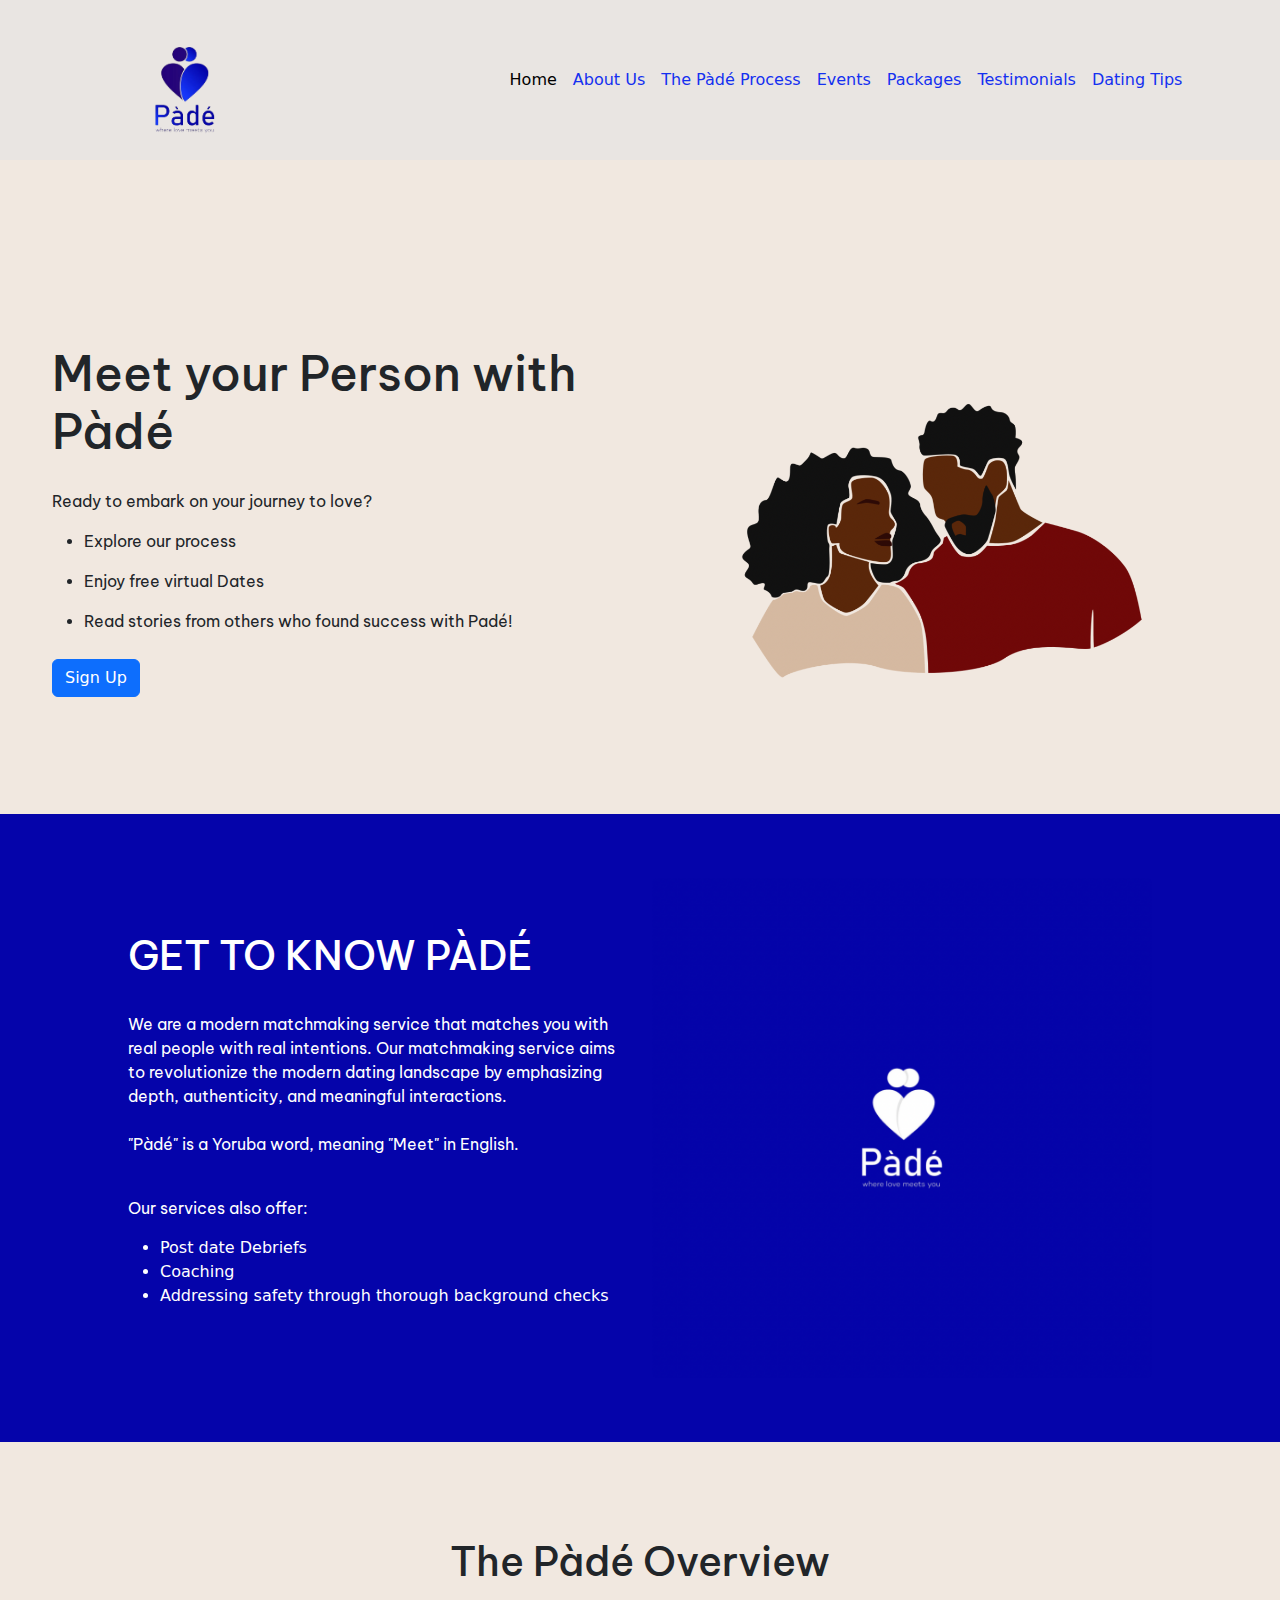
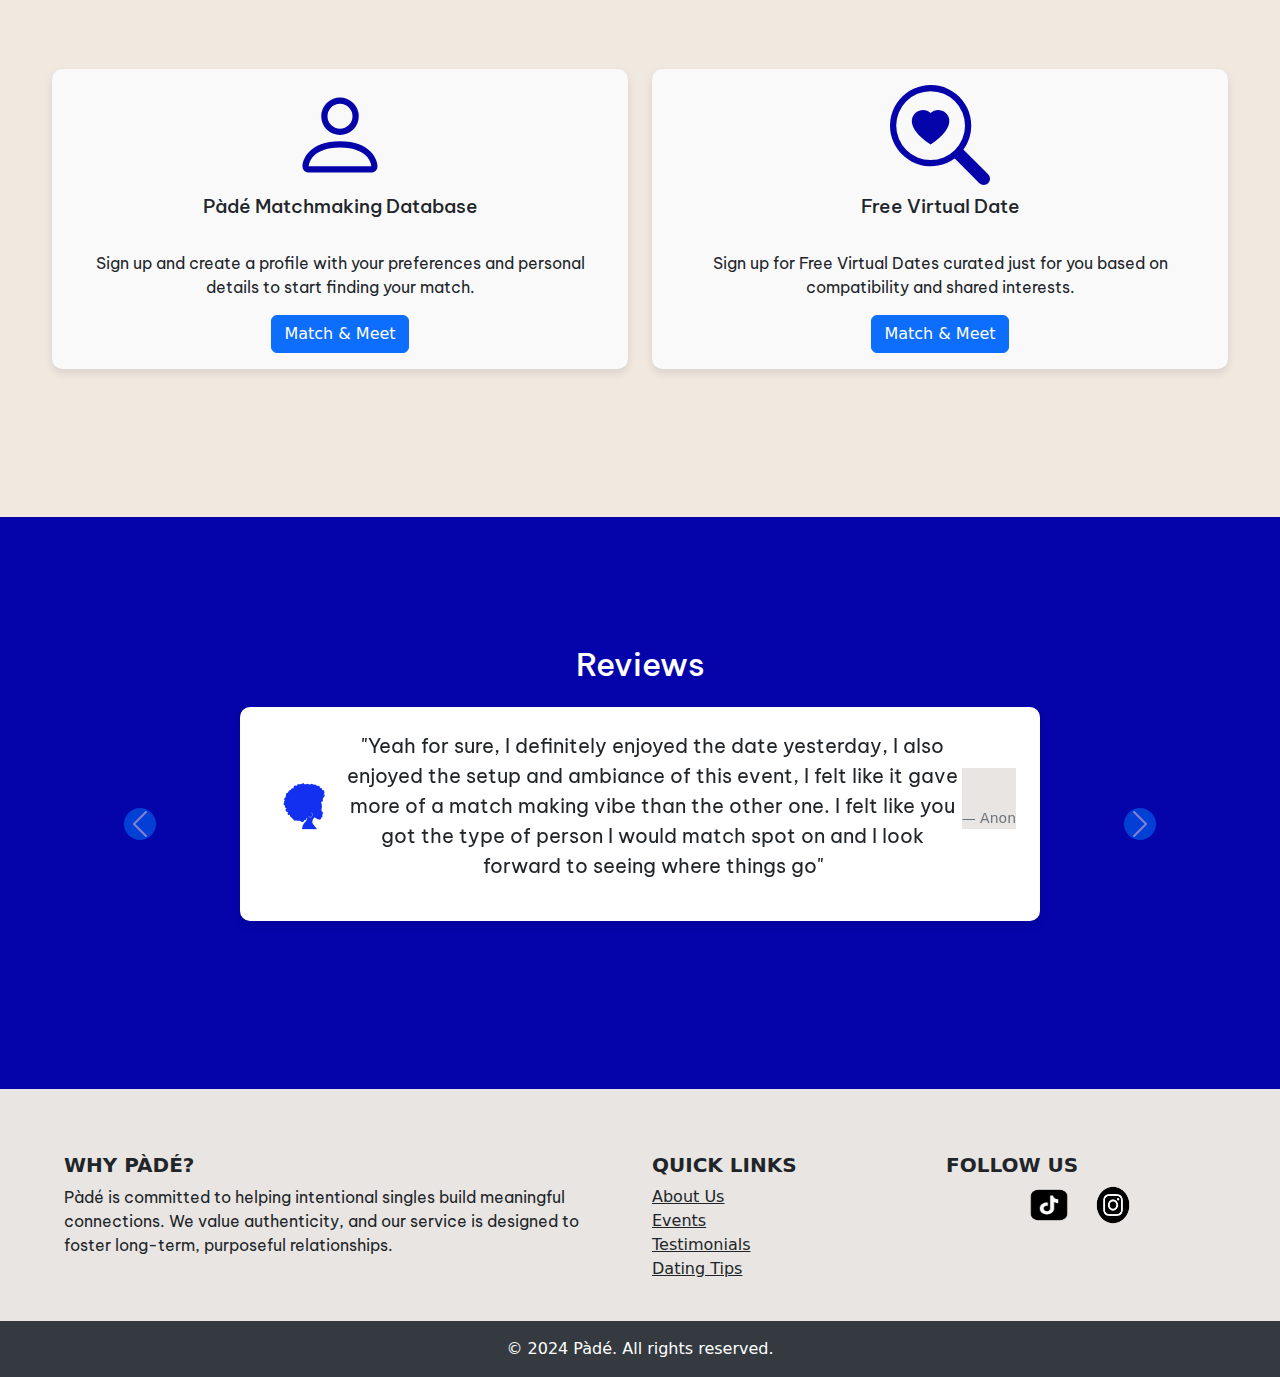
<file: index.html>
<!DOCTYPE html>
<html lang="en">
<head>
  <meta charset="UTF-8">
  <meta name="viewport" content="width=device-width, initial-scale=1.0">
  <title>Pàdé</title>

  <link rel="icon" href="image.png" type="image/x-icon">
  

  <!-- Bootstrap CSS CDN -->
  <link href="https://cdn.jsdelivr.net/npm/bootstrap@5.3.0-alpha1/dist/css/bootstrap.min.css" rel="stylesheet">
  <link href="https://cdn.jsdelivr.net/npm/bootstrap-icons/font/bootstrap-icons.css" rel="stylesheet">
  <!-- Custom CSS -->
  <link rel="stylesheet" href="style.css">

  <link rel="preconnect" href="https://fonts.googleapis.com">
<link rel="preconnect" href="https://fonts.gstatic.com" crossorigin>
<link href="https://fonts.googleapis.com/css2?family=Be+Vietnam+Pro:ital,wght@0,100;0,200;0,300;0,400;0,500;0,600;0,700;0,800;0,900;1,100;1,200;1,300;1,400;1,500;1,600;1,700;1,800;1,900&family=Roboto+Mono:ital,wght@0,100..700;1,100..700&display=swap" rel="stylesheet">
</head>
<body>
  
  <!-- Navbar -->
  <nav class="navbar navbar-expand-lg navbar-light bg-light">
    <div class="container-fluid">
      <a class="navbar-brand" href="#">
        <!-- Logo Image -->
        <div class="logoimage">
          <img src="image.png" alt="Pade Logo" class="logo">
        </div>
      </a>
      <button class="navbar-toggler" type="button" data-bs-toggle="collapse" data-bs-target="#navbarNav" aria-controls="navbarNav" aria-expanded="false" aria-label="Toggle navigation">
        <span class="navbar-toggler-icon"></span>
      </button>
      <div class="collapse navbar-collapse" id="navbarNav">
        <ul class="navbar-nav ms-auto">
          <li class="nav-item">
            <a class="nav-link active" aria-current="page" href="index.html">Home</a>
          </li>
          <li class="nav-item">
            <a class="nav-link" href="AboutUs.html">About Us</a>
          </li>
          <li class="nav-item">
            <a class="nav-link" href="PadePocess.html">The Pàdé Process</a>
          </li>
          <li class="nav-item">
            <a class="nav-link" href="Event.html">Events</a>
          </li>
          <li class="nav-item">
          </li>
            <a class="nav-link" href="Packages.html">Packages</a>
          </li>
          <li class="nav-item">
            <a class="nav-link" href="Testimonials.html">Testimonials</a>
          </li>
          <li class="nav-item">
            <a class="nav-link" href="Datingtips.html">Dating Tips</a>
          </li>
          
        </ul>
      </div>
    </div>
  </nav>

  <!-- Main Content Section -->
  <div class="container mt-5">
    <div class="row align-items-center">
      <!-- Right Section: Image (shown first on mobile) -->
      <div class="col-md-6 order-1 order-md-2">
        <img src="Lastone.png" alt="Meaningful Connections" class="img-fluid rounded">
      </div>

      <!-- Left Section: Welcome Message -->
      <div class="col-md-6 order-2 order-md-1">
        <h1 class="FirstText">Meet your Person with Pàdé</h1>
    
        <p style="padding-top: 20px;">
          Ready to embark on your journey to love?
          <ul>
            <li><p>Explore our process</p></li>
            <li><p>Enjoy free virtual Dates</p></li>
            <li><p>Read stories from others who found success with Padé!</p></li>
          </ul>
        </p>
        <a class="btn btn-primary" href="https://linktr.ee/Padematchmaking?fbclid=PAZXh0bgNhZW0CMTEAAabpJGF2nnHC_-dUAC_7Gm81VuTpCz5iuvK9eVT0WxUVyF0j8gMjT69HRMI_aem_GHMK4Qy9U2c5MPFcxpxtRw" role="button" style="margin: 10px 0;">Sign Up</a>
      </div>
    </div>
</div>


  <!-- What is pade -->
  <div class="ItumoPade">
    <div class="row align-items-center">
      <!-- Left Section: Welcome Message -->
      <div class="col-md-6 col-12 order-2 order-md-1">
        <h1 class="WIP">GET TO KNOW PÀDÉ</h1>
        <p class="Padeexplained">
         <br> We are a modern matchmaking service that matches you with real people with real intentions.
          Our matchmaking service aims to revolutionize the modern dating landscape by emphasizing depth, authenticity, and meaningful interactions. <br>
          <br>  
          "Pàdé" is a Yoruba word, meaning "Meet" in English.<br>
          <br> <p class="ourservices"> Our services also offer:
            <ul class="contlist">
              <li>Post date Debriefs</li>
              <li>Coaching</li>
              <li>Addressing safety through thorough background checks</li>
          </ul></p>
        </p>
      </div>

      <!-- Right Section: Image -->
      <div class="col-md-6 col-12 order-1 order-md-2 padeblack">
        <img src="lightblue.png" alt="Meaningful Connections" class="img-fluid rounded">
      </div>
    </div>
</div>


  <!-- The Pade overview Section -->
   <div class="overview">
  <div class="container mt-5 py-5">
    <h1 class="text-center mb-4" style="padding-bottom: 5%;">The Pàdé Overview</h1>
    <div class="row text-center">
        <!-- Step 1: Create Profile -->
        <div class="col-md-6 col-sm-12">
            <div class="process-step p-3">
                <svg xmlns="http://www.w3.org/2000/svg" width="100" height="100" fill="#0504aa" class="bi bi-person" viewBox="0 0 16 16">
                    <path d="M8 8a3 3 0 1 0 0-6 3 3 0 0 0 0 6m2-3a2 2 0 1 1-4 0 2 2 0 0 1 4 0m4 8c0 1-1 1-1 1H3s-1 0-1-1 1-4 6-4 6 3 6 4m-1-.004c-.001-.246-.154-.986-.832-1.664C11.516 10.68 10.289 10 8 10s-3.516.68-4.168 1.332c-.678.678-.83 1.418-.832 1.664z"/>
                </svg>             
                <h4 class="icon-text">Pàdé Matchmaking Database</h4>
                <p>Sign up and create a profile with your preferences and personal details to start finding your match.</p>
                <a class="btn btn-primary" href="https://w6osyhgoh3j.typeform.com/to/Lbm31TuE" role="button">Match & Meet</a>
            </div>
        </div>

        <!-- Step 2: Explore Matches -->
        <div class="col-md-6 col-sm-12">
            <div class="process-step p-3">
                <svg xmlns="http://www.w3.org/2000/svg" width="100" height="100" fill="#0504aa" class="bi bi-search-heart" viewBox="0 0 16 16">
                    <path d="M6.5 4.482c1.664-1.673 5.825 1.254 0 5.018-5.825-3.764-1.664-6.69 0-5.018"/>
                    <path d="M13 6.5a6.47 6.47 0 0 1-1.258 3.844q.06.044.115.098l3.85 3.85a1 1 0 0 1-1.414 1.415l-3.85-3.85a1 1 0 0 1-.1-.115h.002A6.5 6.5 0 1 1 13 6.5M6.5 12a5.5 5.5 0 1 0 0-11 5.5 5.5 0 0 0 0 11"/>
                </svg>
                <h4 class="icon-text">Free Virtual Date</h4>
                <p>Sign up for Free Virtual Dates curated just for you based on compatibility and shared interests.</p>
                <a class="btn btn-primary" href="https://linktr.ee/Padematchmaking?fbclid=PAZXh0bgNhZW0CMTEAAabpJGF2nnHC_-dUAC_7Gm81VuTpCz5iuvK9eVT0WxUVyF0j8gMjT69HRMI_aem_GHMK4Qy9U2c5MPFcxpxtRw" role="button">Match & Meet</a>
            </div>
        </div>

        <!-- Step 3: Engage and Connect -->
        <!-- <div class="col-md-4 col-sm-12">
            <div class="process-step p-3">
                <svg xmlns="http://www.w3.org/2000/svg" width="100" height="100" fill="#0504aa" class="bi bi-chat-heart" viewBox="0 0 16 16">
                    <path fill-rule="evenodd" d="M2.965 12.695a1 1 0 0 0-.287-.801C1.618 10.83 1 9.468 1 8c0-3.192 3.004-6 7-6s7 2.808 7 6-3.004 6-7 6a8 8 0 0 1-2.088-.272 1 1 0 0 0-.711.074c-.387.196-1.24.57-2.634.893a11 11 0 0 0 .398-2m-.8 3.108.02-.004c1.83-.363 2.948-.842 3.468-1.105A9 9 0 0 0 8 15c4.418 0 8-3.134 8-7s-3.582-7-8-7-8 3.134-8 7c0 1.76.743 3.37 1.97 4.6a10.4 10.4 0 0 1-.524 2.318l-.003.011a11 11 0 0 1-.244.637c-.079.186.074.394.273.362a22 22 0 0 0 .693-.125M8 5.993c1.664-1.711 5.825 1.283 0 5.132-5.825-3.85-1.664-6.843 0-5.132"/>
                </svg>
                <h4 class="icon-text">Pàdé August NYC Dinner</h4>
                <p>Message, interact, and build connections with people who share the same values and goals as you.</p>
                <a class="btn btn-primary" href="https://w6osyhgoh3j.typeform.com/to/z5N4PCfl" role="button">Sign up</a>
            </div>
        </div> -->
    </div>
</div>
</div>



   <!-- TESTIMONIALS -->
   <div class="Testimonials">
    <!-- Testimonial Section -->
<div class="container my-5">
    <h2 class="text-center mb-4" style="color: #fff;">Reviews</h2>
  
    <!-- Carousel -->
    <div id="testimonialCarousel" class="carousel slide" data-bs-ride="carousel">
      <div class="carousel-inner">
        
        <!-- Testimonial 1 -->
        <div class="carousel-item active">
          <div class="testimonial text-center p-4">
            <img src="bluewoman.png" class="rounded-circle mb-3" alt="User 1" width="80" height="80">
            <blockquote class="blockquote">
              <p class="mb-0">"Yeah for sure, I definitely enjoyed the date yesterday, I also enjoyed the setup and ambiance of this event,
                I felt like it gave more of a match making vibe than the other one.
                I felt like you got the type of person I would match spot on and I look forward to seeing where things go"</p>
            </blockquote>
            <footer class="blockquote-footer">Anon</footer>
          </div>
        </div>
  
        <!-- Testimonial 2 -->
        <div class="carousel-item">
          <div class="testimonial text-center p-4">
            <img src="blueafro.png" class="rounded-circle mb-3" alt="User 2" width="80" height="80">
            <blockquote class="blockquote">
              <p class="mb-0">"The Pàdé event was a wonderful experience. Beyond their constant professionalism, the team was incredibly warm and nurtured an ambiance that was pleasant for everyone. 
                The thought and intentionality that went into matches was also very evident. 
                For an inaugural event, Pàdé did an excellent job and I am only thrilled to see where it goes from here."</p>
            </blockquote>
            <footer class="blockquote-footer">Anon</footer>
          </div>
        </div>
  
        <!-- Testimonial 3 -->
        <div class="carousel-item">
          <div class="testimonial text-center p-4">
            <img src="bluewoman.png" class="rounded-circle mb-3" alt="User 3" width="80" height="80">
            <blockquote class="blockquote">
              <p class="mb-0">"My experience was surprisingly delightful! 
                The personalized recommendations and genuine effort put into the process made it enjoyable. 
                Despite not finding a match, l'd recommend this service to anyone seeking a fun and caring approach to matchmaking!"</p>
            </blockquote>
            <footer class="blockquote-footer">Anon</footer>
          </div>
        </div>
  
      </div>
  
      <!-- Controls -->
      <button class="carousel-control-prev" type="button" data-bs-target="#testimonialCarousel" data-bs-slide="prev">
        <span class="carousel-control-prev-icon" aria-hidden="true"></span>
        <span class="visually-hidden">Previous</span>
      </button>
      <button class="carousel-control-next" type="button" data-bs-target="#testimonialCarousel" data-bs-slide="next">
        <span class="carousel-control-next-icon" aria-hidden="true"></span>
        <span class="visually-hidden">Next</span>
      </button>
    </div>
  </div>
  
   </div>

  <!-- Footer -->
  <footer class=" text-center text-lg-start">
    <div class="container p-4">
      <div class="row">
        <!-- About -->
        <div class="col-lg-6 col-md-12 mb-4 mb-md-0">
          <h5 class="text-uppercase">Why Pàdé?</h5>
          <p>
            Pàdé is committed to helping intentional singles build meaningful connections. We value authenticity, and our service is designed to foster long-term, purposeful relationships.
          </p>
        </div>

        <!-- Links -->
        <div class="col-lg-3 col-md-6 mb-4 mb-md-0">
          <h5 class="text-uppercase">Quick Links</h5>
          <ul class="list-unstyled">
            <li>
              <a href="AboutUs.html" class="text-dark">About Us</a>
            </li>
            <li>
              <a href="Event.html" class="text-dark">Events</a>
            </li>
            <li>
              <a href="Testimonials.html" class="text-dark">Testimonials</a>
            </li>
            <li>
              <a href="Datingtips.html" class="text-dark">Dating Tips</a>
            </li>
          </ul>
        </div>

        <!-- Social Media -->
        <div class="col-lg-3 col-md-6 mb-4 mb-md-0">
          <h5 class="text-uppercase">Follow Us</h5>
          <ul class="list-unstyled d-flex justify-content-center">
            <li><a href="https://www.tiktok.com/@padematchmaking?_t=8qR3oXrm3kc&_r=1"><img src="tiktok.webp" alt="tiktok" class="social-icon"></a></li>
            <li><a href="https://www.instagram.com/pade.matchmaking/profilecard/?igsh=N3lnNThiNHJrYXl4"><img src="ig3.png" alt="Instagram" class="social-icon ms-3"></a></li>
          </ul>
        </div>
      </div>
    </div>

    <!-- Footer Bottom -->
    <div class="text-center p-3 bg-dark text-white">
      &copy; 2024 Pàdé. All rights reserved.
    </div>
  </footer>

  <!-- Bootstrap JS (with Popper) CDN -->
  <script src="https://cdn.jsdelivr.net/npm/@popperjs/core@2.11.6/dist/umd/popper.min.js"></script>
  <script src="https://cdn.jsdelivr.net/npm/bootstrap@5.3.0-alpha1/dist/js/bootstrap.min.js"></script>
</body>
</html>
</file>
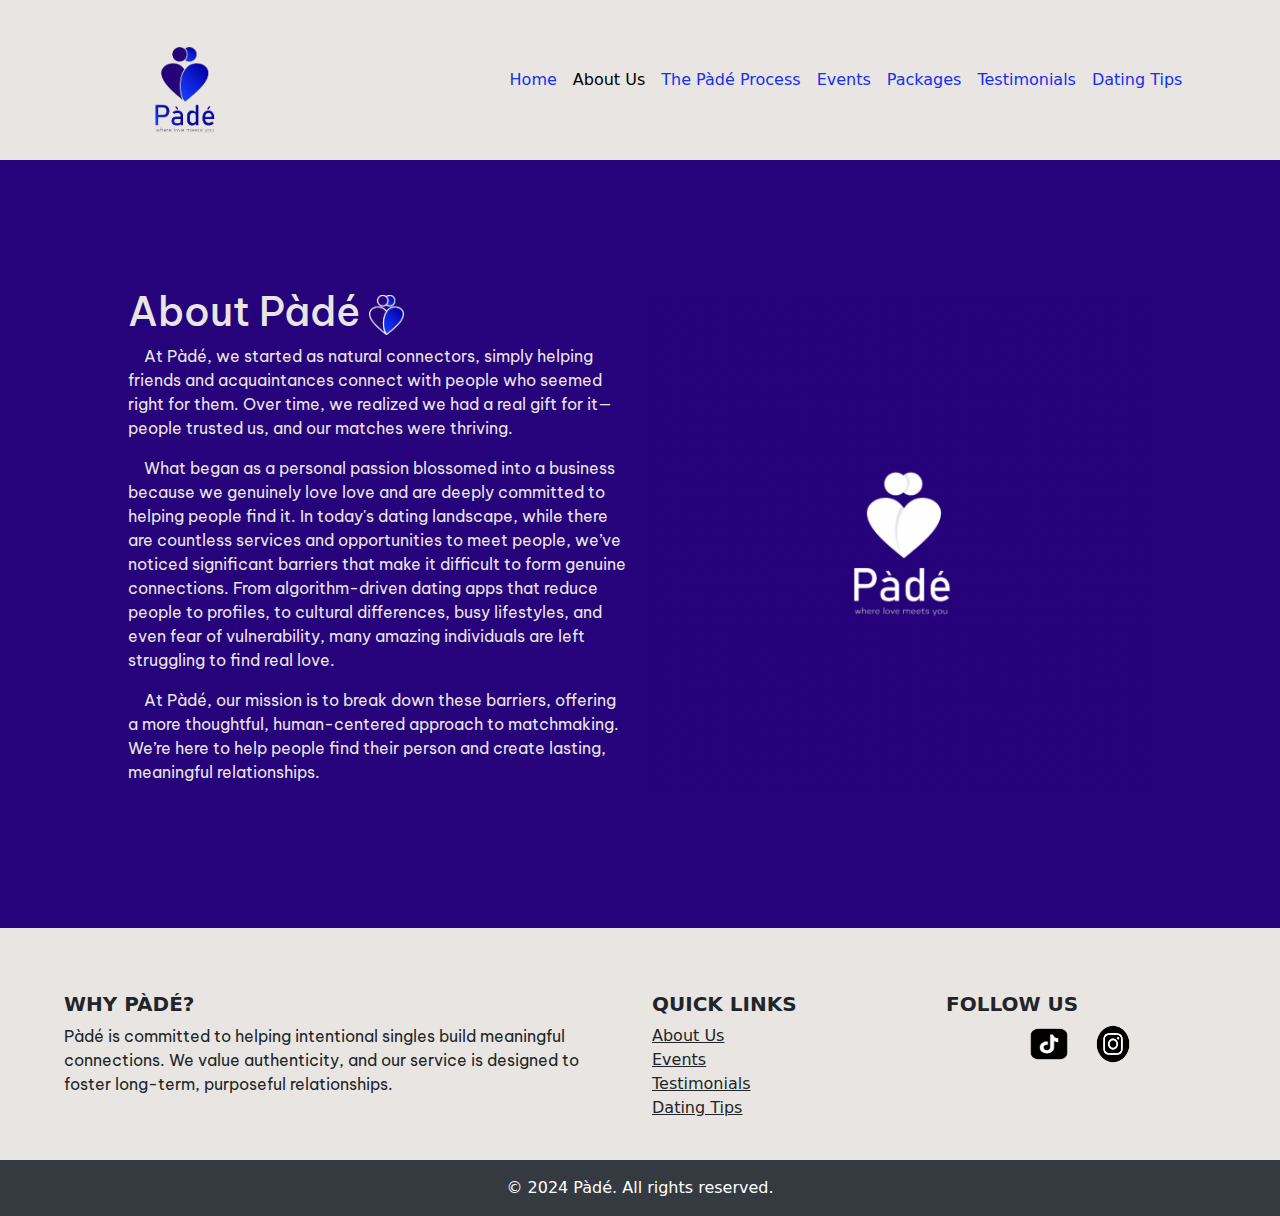
<file: AboutUs.html>
<!DOCTYPE html>
<html lang="en">
<head>
  <meta charset="UTF-8">
  <meta name="viewport" content="width=device-width, initial-scale=1.0">
  <title>Pàdé - About Us</title>
  <link rel="icon" href="image.png" type="image/x-icon">

   <!-- Bootstrap CSS CDN -->
   <link href="https://cdn.jsdelivr.net/npm/bootstrap@5.3.0-alpha1/dist/css/bootstrap.min.css" rel="stylesheet">
   <link href="https://cdn.jsdelivr.net/npm/bootstrap-icons/font/bootstrap-icons.css" rel="stylesheet">
   <!-- Custom CSS -->
   <link rel="stylesheet" href="style.css">

   <link rel="preconnect" href="https://fonts.googleapis.com">
<link rel="preconnect" href="https://fonts.gstatic.com" crossorigin>
<link href="https://fonts.googleapis.com/css2?family=Be+Vietnam+Pro:ital,wght@0,100;0,200;0,300;0,400;0,500;0,600;0,700;0,800;0,900;1,100;1,200;1,300;1,400;1,500;1,600;1,700;1,800;1,900&family=Roboto+Mono:ital,wght@0,100..700;1,100..700&display=swap" rel="stylesheet">
</head>
<body>

<!-- Navbar -->
<nav class="navbar navbar-expand-lg navbar-light bg-light">
    <div class="container-fluid">
      <a class="navbar-brand" href="#">
        <!-- Logo Image -->
        <div class="logoimage">
          <img src="image.png" alt="Pade Logo" class="logo">
        </div>
      </a>
      <button class="navbar-toggler" type="button" data-bs-toggle="collapse" data-bs-target="#navbarNav" aria-controls="navbarNav" aria-expanded="false" aria-label="Toggle navigation">
        <span class="navbar-toggler-icon"></span>
      </button>
      <div class="collapse navbar-collapse" id="navbarNav">
        <ul class="navbar-nav ms-auto">
          <li class="nav-item">
            <a class="nav-link" href="index.html">Home</a>
          </li>
          <li class="nav-item">
            <a class="nav-link active" aria-current="page" href="AboutUs.html">About Us</a>
          </li>
          <li class="nav-item">
            <a class="nav-link" href="PadePocess.html">The Pàdé Process</a>
          </li>
          <li class="nav-item">
            <a class="nav-link" href="Event.html">Events</a>
          </li>
          <li class="nav-item">
          </li>
            <a class="nav-link" href="Packages.html">Packages</a>
          </li>
          <li class="nav-item">
            <a class="nav-link" href="Testimonials.html">Testimonials</a>
          </li>
          <li class="nav-item">
            <a class="nav-link" href="Datingtips.html">Dating Tips</a>
          </li>
          
        </ul>
      </div>
    </div>
  </nav>
    
<div class="generalAbout">
    <div class="row align-items-center">
      <!-- Left Section: Welcome Message -->
      <div class="col-md-6">
        <h1 class="AboutPadeheader">About Pàdé <img src="logowhite.png" alt="logo" height="40px" width="auto"></h1>
        <p class="aboutpade">
            At Pàdé, we started as natural connectors, simply helping friends and acquaintances connect with people who seemed right for them.
    Over time, we realized we had a real gift for it—people trusted us, and our matches were thriving.</p>
    <p class="aboutpade">What began as a personal passion blossomed into a business because we genuinely love love and are deeply committed to helping people find it.
    In today's dating landscape, while there are countless services and opportunities to meet people, we’ve noticed significant barriers that make it difficult to form genuine connections.
    From algorithm-driven dating apps that reduce people to profiles, to cultural differences, busy lifestyles, and even fear of vulnerability, many amazing individuals are left struggling to find real love.</p>
    <p class="aboutpade">At Pàdé, our mission is to break down these barriers, offering a more thoughtful, human-centered approach to matchmaking. We’re here to help people find their person and create lasting, meaningful relationships.</p>
 
 
      </div>
 
 
      <!-- Right Section: Image -->
      <div class="col-md-6 padeblack">
        <img src="Navy.PNG" alt="Meaningful Connections" class="img-fluid rounded">
      </div>
    </div>
 </div>
 











 <!-- Footer -->
 <footer class=" text-center text-lg-start">
    <div class="container p-4">
      <div class="row">
        <!-- About -->
        <div class="col-lg-6 col-md-12 mb-4 mb-md-0">
          <h5 class="text-uppercase">Why Pàdé?</h5>
          <p>
            Pàdé is committed to helping intentional singles build meaningful connections. We value authenticity, and our service is designed to foster long-term, purposeful relationships.
          </p>
        </div>

        <!-- Links -->
        <div class="col-lg-3 col-md-6 mb-4 mb-md-0">
          <h5 class="text-uppercase">Quick Links</h5>
          <ul class="list-unstyled">
            <li>
              <a href="AboutUs.html" class="text-dark">About Us</a>
            </li>
            <li>
              <a href="Event.html" class="text-dark">Events</a>
            </li>
            <li>
              <a href="Testimonials.html" class="text-dark">Testimonials</a>
            </li>
            <li>
              <a href="Datingtips.html" class="text-dark">Dating Tips</a>
            </li>
          </ul>
        </div>

        <!-- Social Media -->
        <div class="col-lg-3 col-md-6 mb-4 mb-md-0">
          <h5 class="text-uppercase">Follow Us</h5>
          <ul class="list-unstyled d-flex justify-content-center">
            <li><a href="https://www.tiktok.com/@padematchmaking?_t=8qR3oXrm3kc&_r=1"><img src="tiktok.webp" alt="tiktok" class="social-icon"></a></li>
            <li><a href="https://www.instagram.com/pade.matchmaking/profilecard/?igsh=N3lnNThiNHJrYXl4"><img src="ig3.png" alt="Instagram" class="social-icon ms-3"></a></li>
          </ul>
        </div>
      </div>
    </div>

    <!-- Footer Bottom -->
    <div class="text-center p-3 bg-dark text-white">
      &copy; 2024 Pàdé. All rights reserved.
    </div>
  </footer>

  <!-- Bootstrap JS (with Popper) CDN -->
  <script src="https://cdn.jsdelivr.net/npm/@popperjs/core@2.11.6/dist/umd/popper.min.js"></script>
  <script src="https://cdn.jsdelivr.net/npm/bootstrap@5.3.0-alpha1/dist/js/bootstrap.min.js"></script>
</body>
</html>
</file>
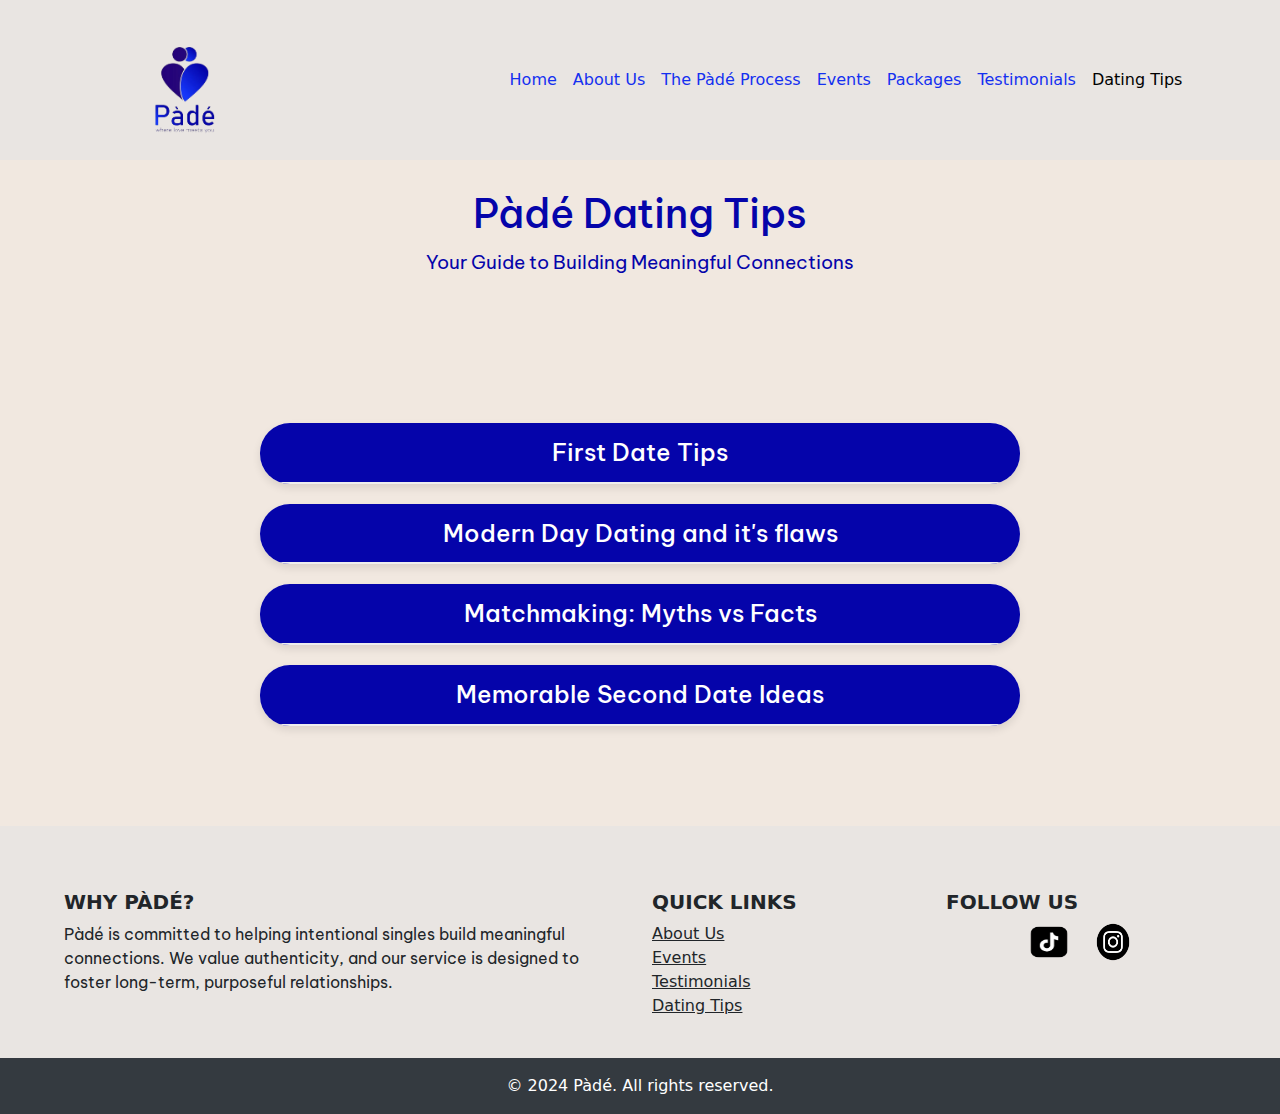
<file: Datingtips.html>
<!DOCTYPE html>
<html lang="en">
<head>
  <meta charset="UTF-8">
  <meta name="viewport" content="width=device-width, initial-scale=1.0">
  <title>Pàdé - Dating tips</title>
  <link rel="icon" href="image.png" type="image/x-icon">

   <!-- Bootstrap CSS CDN -->
   <link href="https://cdn.jsdelivr.net/npm/bootstrap@5.3.0-alpha1/dist/css/bootstrap.min.css" rel="stylesheet">
   <link href="https://cdn.jsdelivr.net/npm/bootstrap-icons/font/bootstrap-icons.css" rel="stylesheet">
   <!-- Custom CSS -->
   <link rel="stylesheet" href="style.css">

   <link rel="preconnect" href="https://fonts.googleapis.com">
<link rel="preconnect" href="https://fonts.gstatic.com" crossorigin>
<link href="https://fonts.googleapis.com/css2?family=Be+Vietnam+Pro:ital,wght@0,100;0,200;0,300;0,400;0,500;0,600;0,700;0,800;0,900;1,100;1,200;1,300;1,400;1,500;1,600;1,700;1,800;1,900&family=Roboto+Mono:ital,wght@0,100..700;1,100..700&display=swap" rel="stylesheet">
</head>
<body>

<!-- Navbar -->
<nav class="navbar navbar-expand-lg navbar-light bg-light">
    <div class="container-fluid">
      <a class="navbar-brand" href="#">
        <!-- Logo Image -->
        <div class="logoimage">
          <img src="image.png" alt="Pade Logo" class="logo">
        </div>
      </a>
      <button class="navbar-toggler" type="button" data-bs-toggle="collapse" data-bs-target="#navbarNav" aria-controls="navbarNav" aria-expanded="false" aria-label="Toggle navigation">
        <span class="navbar-toggler-icon"></span>
      </button>
      <div class="collapse navbar-collapse" id="navbarNav">
        <ul class="navbar-nav ms-auto">
          <li class="nav-item">
            <a class="nav-link" href="index.html">Home</a>
          </li>
          <li class="nav-item">
            <a class="nav-link" href="AboutUs.html">About Us</a>
          </li>
          <li class="nav-item">
            <a class="nav-link" href="PadePocess.html">The Pàdé Process</a>
          </li>
          <li class="nav-item">
            <a class="nav-link" href="Event.html">Events</a>
          </li>
          <li class="nav-item">
          </li>
            <a class="nav-link" href="Packages.html">Packages</a>
          </li>
          <li class="nav-item">
            <a class="nav-link" href="Testimonials.html">Testimonials</a>
          </li>
          <li class="nav-item">
            <a class="nav-link active" aria-current="page" href="Datingtips.html">Dating Tips</a>
          </li>
          
        </ul>
      </div>
    </div>
  </nav>
    
  <header class="header">
    <h1>Pàdé Dating Tips</h1>
    <p>Your Guide to Building Meaningful Connections</p>
</header>

<!-- Dating Tips Section -->
<div class="tips-container">

    <!-- Tip 1: First Date Tips -->
    <div class="tip-section">
        <h2 class="tip-title" onclick="toggleContent(1)">First Date Tips</h2>
        <div class="tip-content" id="content-1">
            <div class="slider" id="slider-1">
                <div class="slide"><p>Whether it's your first time meeting or you've been matched by us, here are a few tips to make that first date unforgettable:</p> </div>
                <div class="slide"><span class="tipheader">Come With An Open Mind </span>
                  <p>Don't overthink it; it's just a date not a marriage interview!
                  Focus on having fun and getting to know each other.</p></div>
                  
                <div class="slide"><span class="tipheader">Try To Relax Before The Date</span>
                  <p>Engaging in some relaxing activity prior to the date can help ease you into it.
                  Try meditating, yoga or even listening to music while prepping for the date.</p>
                  </div>
                  <div class="slide"><span class="tipheader">Be Yourself!</span>
                   <p> Try as much as possible to ease into your authentic self while on the date.
                    Wear what you feel great in as this can also affect your overall demeanor. </p>
                    </div>
                    <div class="slide"><span class="tipheader">Ask Thoughtful And Mindful Questions</span>
                     <p> Show interest in your date's passion and experiences.
                      However try not to get them uncomfortable with your questions.
                      Genuine curiosity helps build rapport. </p>
                      </div>
                      <div class="slide"><span class="tipheader">Try Humor</span>
                        <p>Now don't go overboard with the jokes that they get boring. Keep it simple, just enough to bring smiles to your date's face.</p>
                        </div>
            </div>
            <button class="prev" onclick="changeSlide(-1, 1)">&#10094;</button>
            <button class="next" onclick="changeSlide(1, 1)">&#10095;</button>
        </div>
    </div>

    <!-- Tip 2: Modern Day Dating -->
    <div class="tip-section">
        <h2 class="tip-title" onclick="toggleContent(2)">Modern Day Dating and it's flaws</h2>
        <div class="tip-content" id="content-2">
            <div class="slider" id="slider-2">
                <div class="slide"><p>In today's dating world, we're bombarded with endless options-swipe left, swipe right, always looking for the "next best thing." But could having too many choices be holding us back from true connections?</p>
                  <p>Lets talk about the fallacy of optionality.</p></div>
                <div class="slide"><span class="tipheader">The Fallacy of Optionality </span> <p>is the belief that there's always a "better" match around the corner. This mindset often Leads to commitment issues, superficial judgments, and a constant cycle of looking for perfection.</p></div>
                <div class="slide"><span class="tipheader">Here's the truth:</span>
                  <p>Real connections are built on depth, trust, and time-not endless options. Focusing on one person and giving them a chance to grow into something meaningful could be the secret to lasting love.</p> </div>
            </div>
            <button class="prev" onclick="changeSlide(-1, 2)">&#10094;</button>
            <button class="next" onclick="changeSlide(1, 2)">&#10095;</button>
        </div>
    </div>

    <!-- Tip 3: Matchmaking: Myths vs Facts -->
    <div class="tip-section">
        <h2 class="tip-title" onclick="toggleContent(3)">Matchmaking: Myths vs Facts</h2>
        <div class="tip-content" id="content-3">
            <div class="slider" id="slider-3">
                <div class="slide"><span class="tipheader">Myth:</span> <p>Matchmaking is only for people who can't find love on their own.</p> <span class="tipheader">Fact:</span> <p>Matchmaking is for those who prioritize love and want a personalized approach!</p></div>
                <div class="slide">Many people use matchmakers not because they can't find love, but because they want to find a deeper, more meaningful connection.
                  Matchmakers take the guesswork out of dating, saving you time and introducing you to people who genuinely align with your values and goals.
                  That's why you can always trust Pàdé to help find your match.</div>
            </div>
            <button class="prev" onclick="changeSlide(-1, 3)">&#10094;</button>
            <button class="next" onclick="changeSlide(1, 3)">&#10095;</button>
        </div>
    </div>

    <!-- Tip 4: Memorable Second Date Ideas -->
    <div class="tip-section">
        <h2 class="tip-title" onclick="toggleContent(4)">Memorable Second Date Ideas</h2>
        <div class="tip-content" id="content-4">
            <div class="slider" id="slider-4">
                <div class="slide"><span class="tipheader">Try An Outdoor Adventure</span>
                  <p>Go hiking or try something more adventurous like kayaking. A bit of physical activity creates excitement and shared challenges.</p></div>
                <div class="slide"><span class="tipheader">Gifting</span>
                 <p> If it's virtual, send her an Uber Eats gift card, or wine, flowers etc. Something physical to make the next date feel real.
                  You can also take thoughtful minimal gifts on physical dates.</p></div>
                <div class="slide"><span class="tipheader">Try A Fun Activity</span>
                <p>  An Escape Room or Puzzle-Based activity is a fun, light-hearted way to see how you collaborate and communicate.
                  If it's virtual, you can consider playing online game together, watching a show or a movie. </p></div>
                <div class="slide"><span class="tipheader">Food</span>
                <p>  Find out her favorite cuisine and look up the best or most creative options for it </p></div>
                <div class="slide"><span class="tipheader">Do Something Interesting</span>
                 <p>Choose something interesting or niche like seeing an exhibition or going to an art gallery. It could spark new conversations, and you can learn more about each other's interests </p> </div>
            </div>
            <button class="prev" onclick="changeSlide(-1, 4)">&#10094;</button>
            <button class="next" onclick="changeSlide(1, 4)">&#10095;</button>
        </div>
    </div>

</div>











 <!-- Footer -->
 <footer class=" text-center text-lg-start">
    <div class="container p-4">
      <div class="row">
        <!-- About -->
        <div class="col-lg-6 col-md-12 mb-4 mb-md-0">
          <h5 class="text-uppercase">Why Pàdé?</h5>
          <p>
            Pàdé is committed to helping intentional singles build meaningful connections. We value authenticity, and our service is designed to foster long-term, purposeful relationships.
          </p>
        </div>

        <!-- Links -->
        <div class="col-lg-3 col-md-6 mb-4 mb-md-0">
          <h5 class="text-uppercase">Quick Links</h5>
          <ul class="list-unstyled">
            <li>
              <a href="AboutUs.html" class="text-dark">About Us</a>
            </li>
            <li>
              <a href="Event.html" class="text-dark">Events</a>
            </li>
            <li>
              <a href="Testimonials.html" class="text-dark">Testimonials</a>
            </li>
            <li>
              <a href="Datingtips.html" class="text-dark">Dating Tips</a>
            </li>
          </ul>
        </div>

        <!-- Social Media -->
        <div class="col-lg-3 col-md-6 mb-4 mb-md-0">
          <h5 class="text-uppercase">Follow Us</h5>
          <ul class="list-unstyled d-flex justify-content-center">
            <li><a href="https://www.tiktok.com/@padematchmaking?_t=8qR3oXrm3kc&_r=1"><img src="tiktok.webp" alt="tiktok" class="social-icon"></a></li>
            <li><a href="https://www.instagram.com/pade.matchmaking/profilecard/?igsh=N3lnNThiNHJrYXl4"><img src="ig3.png" alt="Instagram" class="social-icon ms-3"></a></li>
          </ul>
        </div>
      </div>
    </div>

    <!-- Footer Bottom -->
    <div class="text-center p-3 bg-dark text-white">
      &copy; 2024 Pàdé. All rights reserved.
    </div>
  </footer>


  <script src="scripts.js"></script>
  <!-- Bootstrap JS (with Popper) CDN -->
  <script src="https://cdn.jsdelivr.net/npm/@popperjs/core@2.11.6/dist/umd/popper.min.js"></script>
  <script src="https://cdn.jsdelivr.net/npm/bootstrap@5.3.0-alpha1/dist/js/bootstrap.min.js"></script>
</body>
</html>
</file>
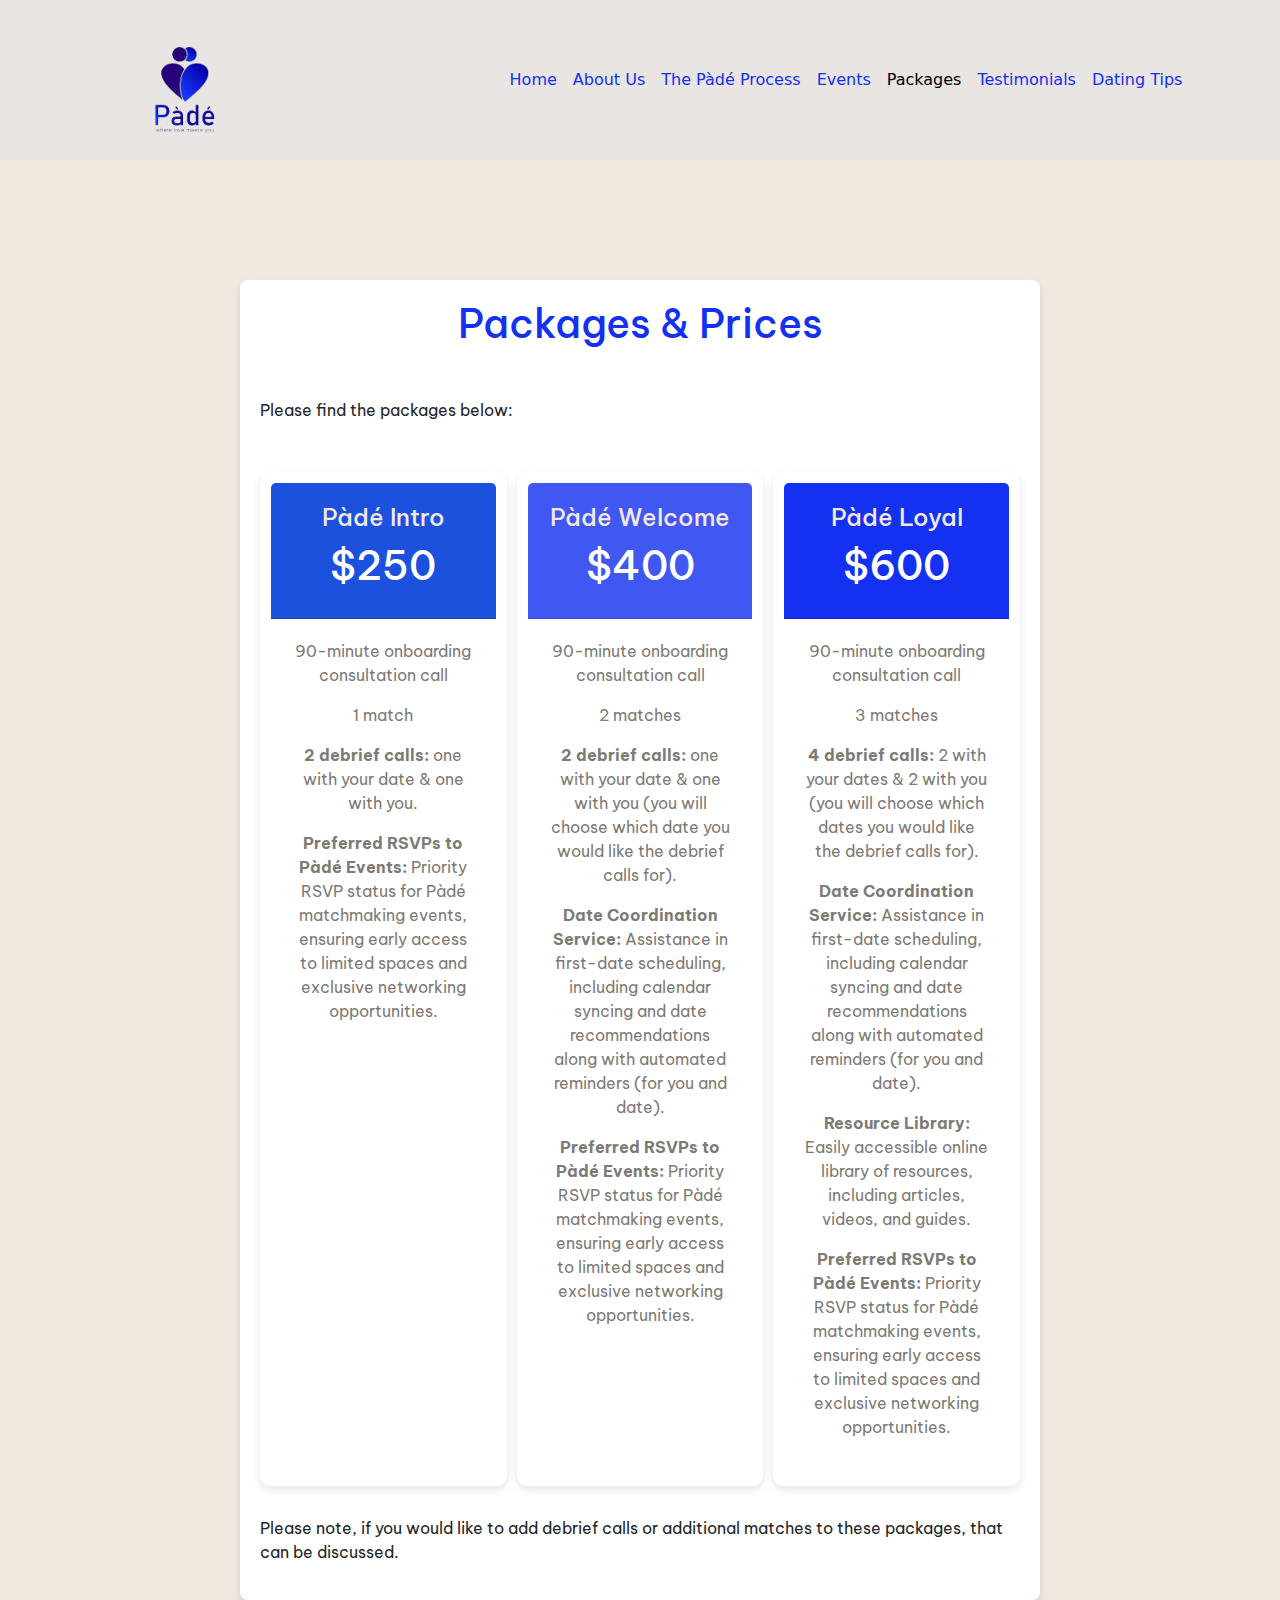
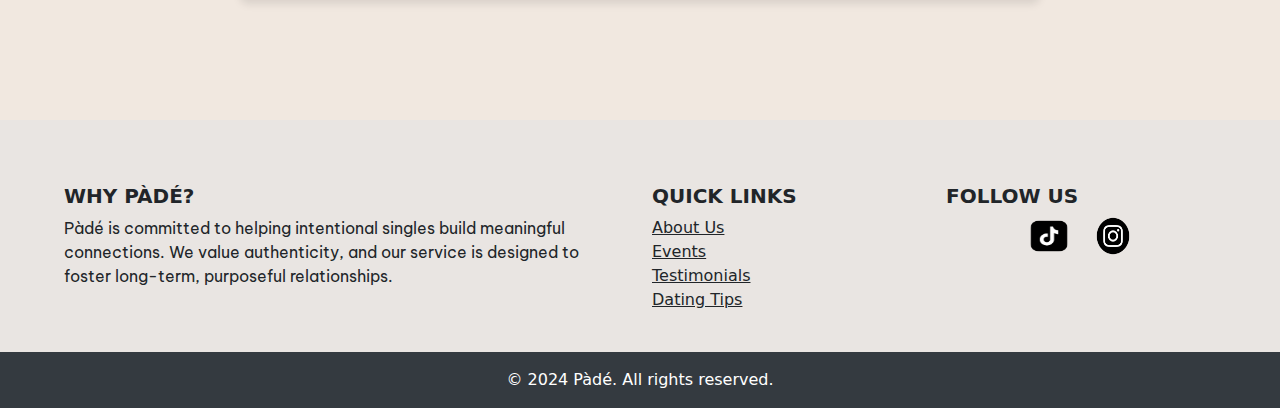
<file: Packages.html>
<!DOCTYPE html>
<html lang="en">
<head>
  <meta charset="UTF-8">
  <meta name="viewport" content="width=device-width, initial-scale=1.0">
  <title>Pàdé - Packages</title>
  <link rel="icon" href="logowhitesmall.png" type="image/x-icon">

   <!-- Bootstrap CSS CDN -->
   <link href="https://cdn.jsdelivr.net/npm/bootstrap@5.3.0-alpha1/dist/css/bootstrap.min.css" rel="stylesheet">
   <link href="https://cdn.jsdelivr.net/npm/bootstrap-icons/font/bootstrap-icons.css" rel="stylesheet">
   <!-- Custom CSS -->
   <link rel="stylesheet" href="style.css">

   <link rel="preconnect" href="https://fonts.googleapis.com">
<link rel="preconnect" href="https://fonts.gstatic.com" crossorigin>
<link href="https://fonts.googleapis.com/css2?family=Be+Vietnam+Pro:ital,wght@0,100;0,200;0,300;0,400;0,500;0,600;0,700;0,800;0,900;1,100;1,200;1,300;1,400;1,500;1,600;1,700;1,800;1,900&family=Roboto+Mono:ital,wght@0,100..700;1,100..700&display=swap" rel="stylesheet">
</head>
<body>

<!-- Navbar -->
<nav class="navbar navbar-expand-lg navbar-light bg-light">
    <div class="container-fluid">
      <a class="navbar-brand" href="#">
        <!-- Logo Image -->
        <div class="logoimage">
          <img src="image.png" alt="Pade Logo" class="logo">
        </div>
      </a>
      <button class="navbar-toggler" type="button" data-bs-toggle="collapse" data-bs-target="#navbarNav" aria-controls="navbarNav" aria-expanded="false" aria-label="Toggle navigation">
        <span class="navbar-toggler-icon"></span>
      </button>
      <div class="collapse navbar-collapse" id="navbarNav">
        <ul class="navbar-nav ms-auto">
          <li class="nav-item">
            <a class="nav-link" href="index.html">Home</a>
          </li>
          <li class="nav-item">
            <a class="nav-link" href="AboutUs.html">About Us</a>
          </li>
          <li class="nav-item">
            <a class="nav-link" href="PadePocess.html">The Pàdé Process</a>
          </li>
          <li class="nav-item">
            <a class="nav-link" href="Event.html">Events</a>
          </li>
          <li class="nav-item">
          </li>
            <a class="nav-link active" aria-current="page" href="Packages.html">Packages</a>
          </li>
          <li class="nav-item">
            <a class="nav-link" href="Testimonials.html">Testimonials</a>
          </li>
          <li class="nav-item">
            <a class="nav-link" href="Datingtips.html">Dating Tips</a>
          </li>
          
        </ul>
      </div>
    </div>
  </nav>
    
  <div class="padepackage">
    <div class="packagecontainer">
        <h1 class="packageheader">Packages & Prices</h1>
        <p>Please find the packages below:</p>

        <div class="pricing-cards">
            <!-- Pade Intro Package -->
            <div class="card">
                <div class="card-header intro">
                    <h2>Pàdé Intro</h2>
                    <h3>$250</h3>
                </div>
                <div class="card-body">
                  
                    <ul>
                        <li><p>90-minute onboarding consultation call</p></li>
                        <li><p>1 match</p></li>
                        <li><b><p>2 debrief calls:</b> one with your date & one with you.</p></li>
                        <li><b><p>Preferred RSVPs to Pàdé Events:</b> Priority RSVP status for Pàdé matchmaking events, ensuring early access to limited spaces and exclusive networking opportunities.</p></li>
                    </ul>
                </div>
            </div>

            <!-- Pade Welcome Package -->
            <div class="card">
                <div class="card-header welcome">
                    <h2>Pàdé Welcome</h2>
                    <h3>$400</h3>
                </div>
                <div class="card-body">
                    <ul>
                        <li><p>90-minute onboarding consultation call</p></li>
                        <li><p>2 matches</p></li>
                        <li><p><b>2 debrief calls:</b> one with your date & one with you (you will choose which date you would like the debrief calls for).</p></li>
                        <li><p><b>Date Coordination Service:</b> Assistance in first-date scheduling, including calendar syncing and date recommendations along with automated reminders (for you and date).</p></li>
                        <li><p><b>Preferred RSVPs to Pàdé Events:</b> Priority RSVP status for Pàdé matchmaking events, ensuring early access to limited spaces and exclusive networking opportunities.</p></li>
                    </ul>
                </div>
            </div>

            <!-- Pade Loyal Package -->
            <div class="card">
                <div class="card-header loyal">
                    <h2>Pàdé Loyal</h2>
                    <h3>$600</h3>
                </div>
                <div class="card-body">
                    <ul>
                        <li><p>90-minute onboarding consultation call</p></li>
                        <li><p>3 matches</p></li>
                        <li><b><p>4 debrief calls:</b> 2 with your dates & 2 with you (you will choose which dates you would like the debrief calls for).</p></li>
                        <li><b><p>Date Coordination Service:</b> Assistance in first-date scheduling, including calendar syncing and date recommendations along with automated reminders (for you and date).</p></li>
                        <li><b><p>Resource Library:</b> Easily accessible online library of resources, including articles, videos, and guides.</p></li>
                        <li><b><p>Preferred RSVPs to Pàdé Events:</b> Priority RSVP status for Pàdé matchmaking events, ensuring early access to limited spaces and exclusive networking opportunities.</p></li>
                        </ul>
                </div>
            </div>
        </div>
        <p>Please note, if you would like to add debrief calls or additional matches to these packages, that can be discussed.</p>
    </div>
</div>













 <!-- Footer -->
 <footer class=" text-center text-lg-start">
    <div class="container p-4">
      <div class="row">
        <!-- About -->
        <div class="col-lg-6 col-md-12 mb-4 mb-md-0">
          <h5 class="text-uppercase">Why Pàdé?</h5>
          <p>
            Pàdé is committed to helping intentional singles build meaningful connections. We value authenticity, and our service is designed to foster long-term, purposeful relationships.
          </p>
        </div>

        <!-- Links -->
        <div class="col-lg-3 col-md-6 mb-4 mb-md-0">
          <h5 class="text-uppercase">Quick Links</h5>
          <ul class="list-unstyled">
            <li>
              <a href="AboutUs.html" class="text-dark">About Us</a>
            </li>
            <li>
              <a href="Event.html" class="text-dark">Events</a>
            </li>
            <li>
              <a href="Testimonials.html" class="text-dark">Testimonials</a>
            </li>
            <li>
              <a href="Datingtips.html" class="text-dark">Dating Tips</a>
            </li>
          </ul>
        </div>

        <!-- Social Media -->
        <div class="col-lg-3 col-md-6 mb-4 mb-md-0">
          <h5 class="text-uppercase">Follow Us</h5>
          <ul class="list-unstyled d-flex justify-content-center">
            <li><a href="https://www.tiktok.com/@padematchmaking?_t=8qR3oXrm3kc&_r=1"><img src="tiktok.webp" alt="tiktok" class="social-icon"></a></li>
            <li><a href="https://www.instagram.com/pade.matchmaking/profilecard/?igsh=N3lnNThiNHJrYXl4"><img src="ig3.png" alt="Instagram" class="social-icon ms-3"></a></li>
          </ul>
        </div>
      </div>
    </div>

    <!-- Footer Bottom -->
    <div class="text-center p-3 bg-dark text-white">
      &copy; 2024 Pàdé. All rights reserved.
    </div>
  </footer>

  <!-- Bootstrap JS (with Popper) CDN -->
  <script>
    const accordionButtons = document.querySelectorAll('.accordion-button');
    
    accordionButtons.forEach(button => {
        button.addEventListener('click', () => {
            const content = button.nextElementSibling;
            
            // Close any other open content
            const allContent = document.querySelectorAll('.accordion-content');
            allContent.forEach(item => {
                if (item !== content) {
                    item.style.maxHeight = null;
                }
            });
            
            // Toggle current content
            if (content.style.maxHeight) {
                content.style.maxHeight = null;
            } else {
                content.style.maxHeight = content.scrollHeight + 'px';
            }
        });
    });
</script>

  <script src="https://cdn.jsdelivr.net/npm/@popperjs/core@2.11.6/dist/umd/popper.min.js"></script>
  <script src="https://cdn.jsdelivr.net/npm/bootstrap@5.3.0-alpha1/dist/js/bootstrap.min.js"></script>
</body>
</html>
</file>
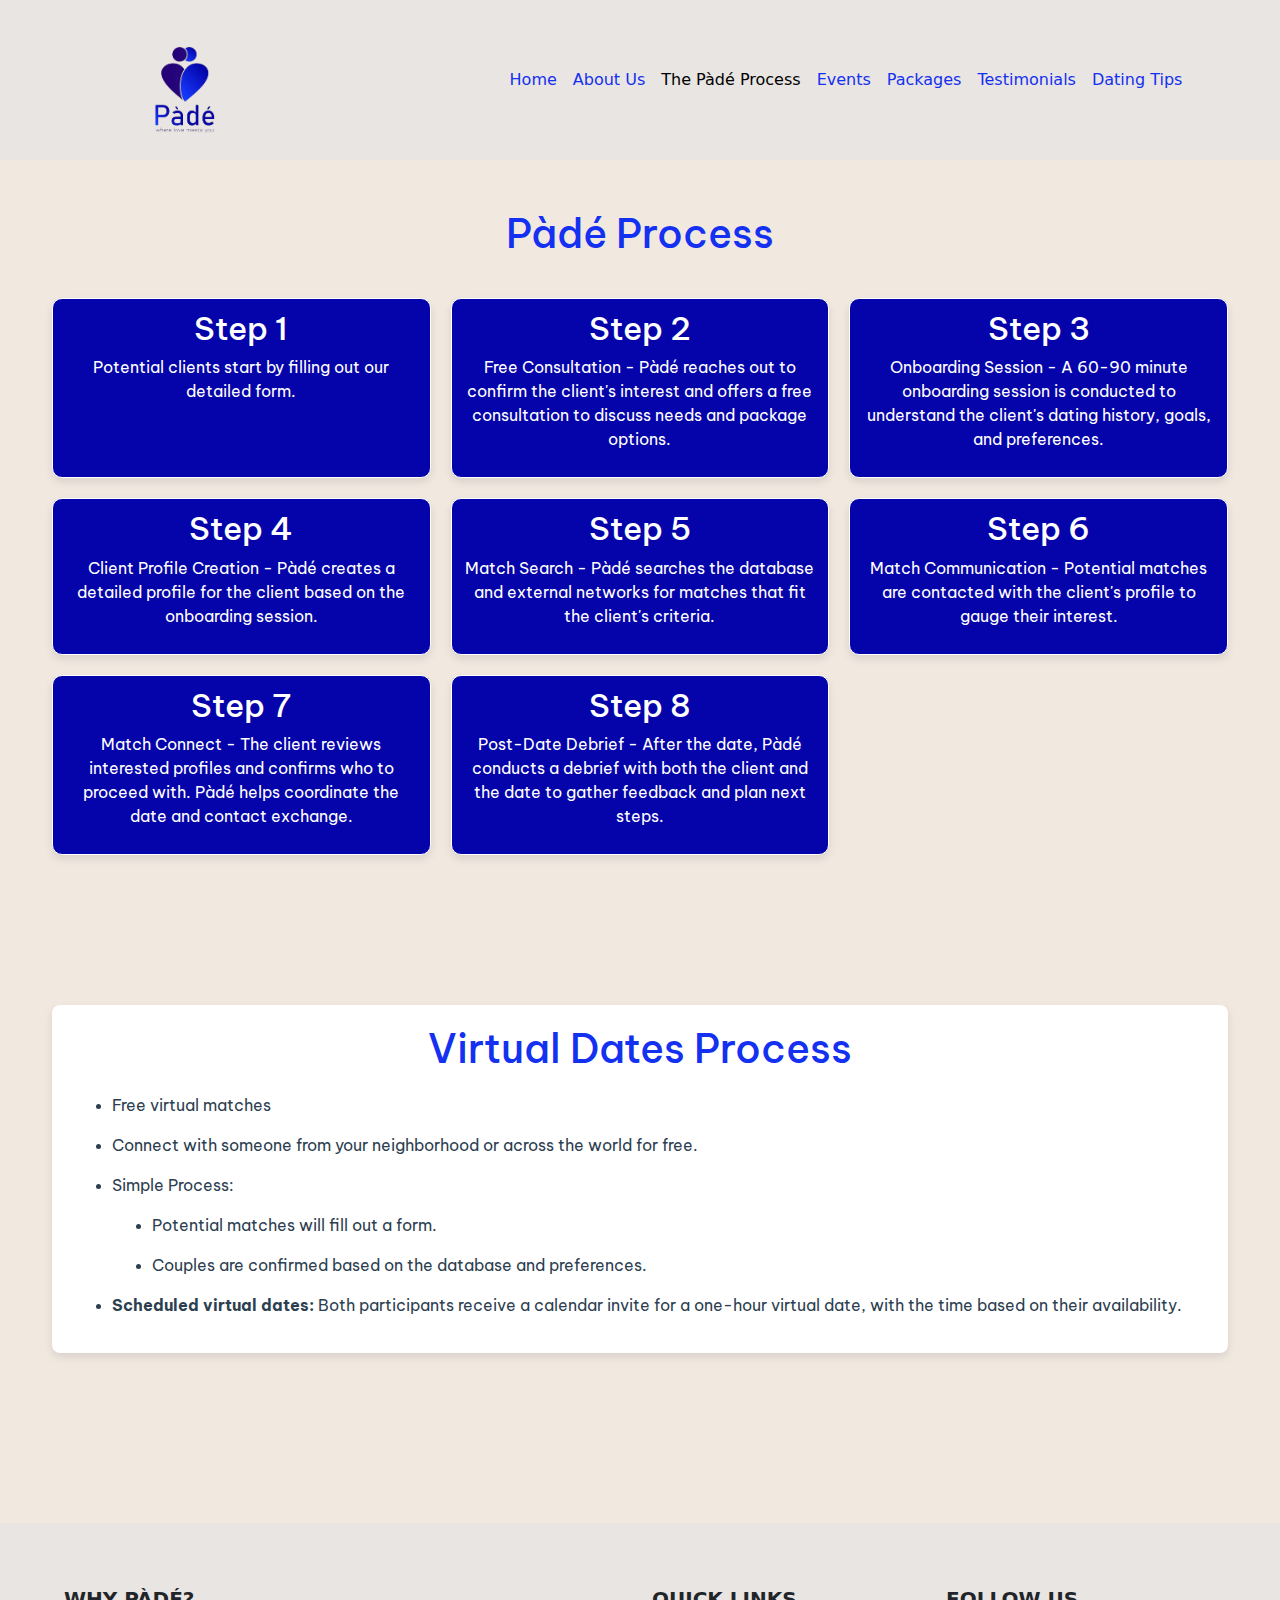
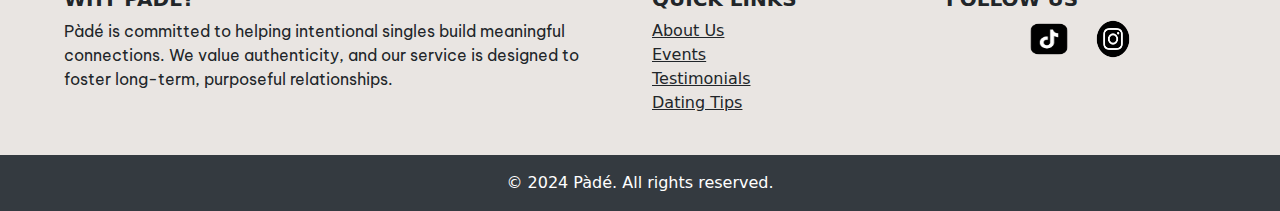
<file: PadePocess.html>
<!DOCTYPE html>
<html lang="en">
<head>
  <meta charset="UTF-8">
  <meta name="viewport" content="width=device-width, initial-scale=1.0">
  <title>Pàdé - Pàdé Process</title>
  <link rel="icon" href="image.png" type="image/x-icon">

   <!-- Bootstrap CSS CDN -->
   <link href="https://cdn.jsdelivr.net/npm/bootstrap@5.3.0-alpha1/dist/css/bootstrap.min.css" rel="stylesheet">
   <link href="https://cdn.jsdelivr.net/npm/bootstrap-icons/font/bootstrap-icons.css" rel="stylesheet">
   <!-- Custom CSS -->
   <link rel="stylesheet" href="style.css">

   <link rel="preconnect" href="https://fonts.googleapis.com">
<link rel="preconnect" href="https://fonts.gstatic.com" crossorigin>
<link href="https://fonts.googleapis.com/css2?family=Be+Vietnam+Pro:ital,wght@0,100;0,200;0,300;0,400;0,500;0,600;0,700;0,800;0,900;1,100;1,200;1,300;1,400;1,500;1,600;1,700;1,800;1,900&family=Roboto+Mono:ital,wght@0,100..700;1,100..700&display=swap" rel="stylesheet">
</head>
<body>

<!-- Navbar -->
<nav class="navbar navbar-expand-lg navbar-light bg-light">
    <div class="container-fluid">
      <a class="navbar-brand" href="#">
        <!-- Logo Image -->
        <div class="logoimage">
          <img src="image.png" alt="Pade Logo" class="logo">
        </div>
      </a>
      <button class="navbar-toggler" type="button" data-bs-toggle="collapse" data-bs-target="#navbarNav" aria-controls="navbarNav" aria-expanded="false" aria-label="Toggle navigation">
        <span class="navbar-toggler-icon"></span>
      </button>
      <div class="collapse navbar-collapse" id="navbarNav">
        <ul class="navbar-nav ms-auto">
          <li class="nav-item">
            <a class="nav-link" href="index.html">Home</a>
          </li>
          <li class="nav-item">
            <a class="nav-link" href="AboutUs.html">About Us</a>
          </li>
          <li class="nav-item">
            <a class="nav-link active" aria-current="page" href="PadePocess.html">The Pàdé Process</a>
          </li>
          <li class="nav-item">
            <a class="nav-link" href="Event.html">Events</a>
          </li>
          <li class="nav-item">
          </li>
            <a class="nav-link" href="Packages.html">Packages</a>
          </li>
          <li class="nav-item">
            <a class="nav-link" href="Testimonials.html">Testimonials</a>
          </li>
          <li class="nav-item">
            <a class="nav-link" href="Datingtips.html">Dating Tips</a>
          </li>
          
        </ul>
      </div>
    </div>
  </nav>
    
<div class="padep">
    <div class="container">
        <h1 class="PadeHeader">Pàdé Process</h1>
        <div class="card-container">
            <div class="card" style="background-color: #0504aa;">
                <h2 style="color: #fff;">Step 1</h2>
                <p style="color: #fff;">Potential clients start by filling out our detailed form.</p>
            </div>
            <div class="card" style="background-color: #0504aa;">
                <h2 style="color: #fff;">Step 2</h2>
                <p style="color: #fff;">Free Consultation - Pàdé reaches out to confirm the client's interest and offers a free consultation to discuss needs and package options.</p>
            </div>
            <div class="card" style="background-color: #0504aa;">
                <h2 style="color: #fff;">Step 3</h2>
                <p style="color: #fff;">Onboarding Session - A 60-90 minute onboarding session is conducted to understand the client's dating history, goals, and preferences.</p>
            </div>
            <div class="card" style="background-color: #0504aa;">
                <h2 style="color: #fff;">Step 4</h2>
                <p style="color: #fff;">Client Profile Creation - Pàdé creates a detailed profile for the client based on the onboarding session.</p>
            </div>
            <div class="card" style="background-color: #0504aa;">
                <h2 style="color: #fff;">Step 5</h2>
                <p style="color: #fff;">Match Search - Pàdé searches the database and external networks for matches that fit the client's criteria.</p>
            </div>
            <div class="card" style="background-color: #0504aa;">
                <h2 style="color: #fff;">Step 6</h2>
                <p style="color: #fff;">Match Communication - Potential matches are contacted with the client's profile to gauge their interest.</p>
            </div>
            <div class="card" style="background-color: #0504aa;">
                <h2 style="color: #fff;">Step 7</h2>
                <p style="color: #fff;">Match Connect - The client reviews interested profiles and confirms who to proceed with. Pàdé helps coordinate the date and contact exchange.</p>
            </div>
            <div class="card" style="background-color: #0504aa;">
                <h2 style="color: #fff;">Step 8</h2>
                <p style="color: #fff;">Post-Date Debrief - After the date, Pàdé conducts a debrief with both the client and the date to gather feedback and plan next steps.</p>
            </div>
        </div>



        <div class="virtual-dates">
            <h1 style="color: #1430f0;">Virtual Dates Process</h1>
            <ul>
                <li><p>Free virtual matches</p></li>
                <li><p>Connect with someone from your neighborhood or across the world for free.</p></li>
                <li><b><p>Simple Process: </p></b>
                  <ul>
                  <li><p>Potential matches will fill out a form.</p></li>
                  <li><p>Couples are confirmed based on the database and preferences.</p></li>
                  </ul>
                </li>
                <li><p><b>Scheduled virtual dates:</b> Both participants receive a calendar invite for a one-hour virtual date, with the time based on their availability.</p></li>
            </ul>
        </div>
        
    </div>
</div>












 <!-- Footer -->
 <footer class=" text-center text-lg-start">
    <div class="container p-4">
      <div class="row">
        <!-- About -->
        <div class="col-lg-6 col-md-12 mb-4 mb-md-0">
          <h5 class="text-uppercase">Why Pàdé?</h5>
          <p>
            Pàdé is committed to helping intentional singles build meaningful connections. We value authenticity, and our service is designed to foster long-term, purposeful relationships.
          </p>
        </div>

        <!-- Links -->
        <div class="col-lg-3 col-md-6 mb-4 mb-md-0">
          <h5 class="text-uppercase">Quick Links</h5>
          <ul class="list-unstyled">
            <li>
              <a href="AboutUs.html" class="text-dark">About Us</a>
            </li>
            <li>
              <a href="Event.html" class="text-dark">Events</a>
            </li>
            <li>
              <a href="Testimonials.html" class="text-dark">Testimonials</a>
            </li>
            <li>
              <a href="Datingtips.html" class="text-dark">Dating Tips</a>
            </li>
          </ul>
        </div>

        <!-- Social Media -->
        <div class="col-lg-3 col-md-6 mb-4 mb-md-0">
          <h5 class="text-uppercase">Follow Us</h5>
          <ul class="list-unstyled d-flex justify-content-center">
            <li><a href="https://www.tiktok.com/@padematchmaking?_t=8qR3oXrm3kc&_r=1"><img src="tiktok.webp" alt="tiktok" class="social-icon"></a></li>
            <li><a href="https://www.instagram.com/pade.matchmaking/profilecard/?igsh=N3lnNThiNHJrYXl4"><img src="ig3.png" alt="Instagram" class="social-icon ms-3"></a></li>
          </ul>
        </div>
      </div>
    </div>

    <!-- Footer Bottom -->
    <div class="text-center p-3 bg-dark text-white">
      &copy; 2024 Pàdé. All rights reserved.
    </div>
  </footer>

  <!-- Bootstrap JS (with Popper) CDN -->
  <script src="https://cdn.jsdelivr.net/npm/@popperjs/core@2.11.6/dist/umd/popper.min.js"></script>
  <script src="https://cdn.jsdelivr.net/npm/bootstrap@5.3.0-alpha1/dist/js/bootstrap.min.js"></script>
</body>
</html>
</file>
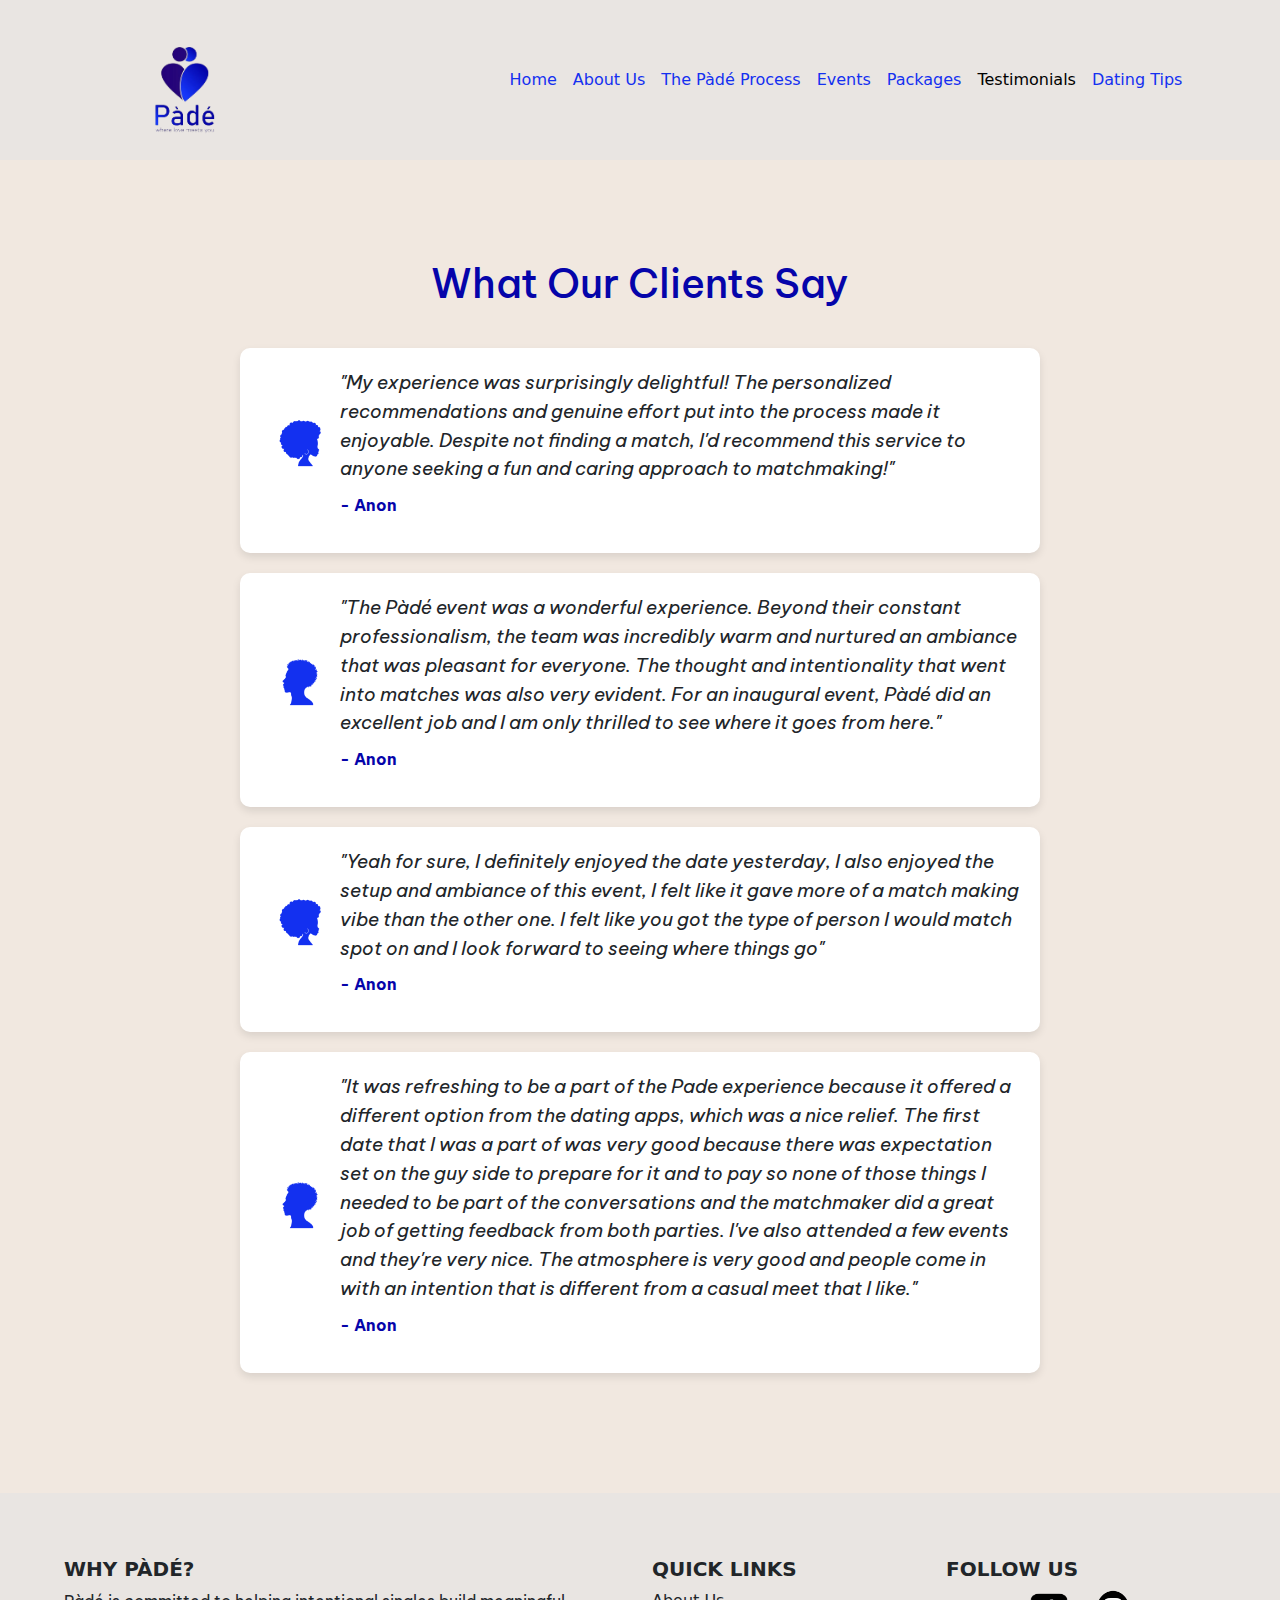
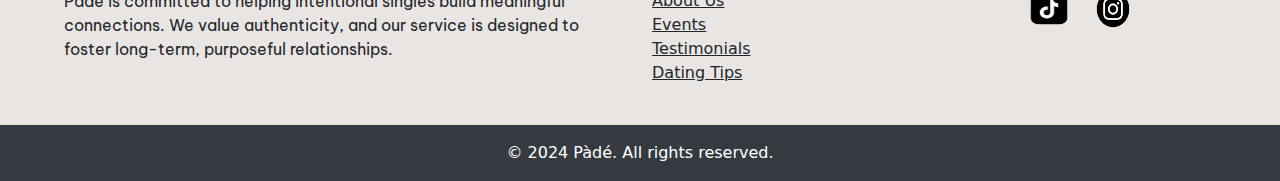
<file: Testimonials.html>
<!DOCTYPE html>
<html lang="en">
<head>
  <meta charset="UTF-8">
  <meta name="viewport" content="width=device-width, initial-scale=1.0">
  <title>Pàdé - Testimonials</title>
  <link rel="icon" href="image.png" type="image/x-icon">

   <!-- Bootstrap CSS CDN -->
   <link href="https://cdn.jsdelivr.net/npm/bootstrap@5.3.0-alpha1/dist/css/bootstrap.min.css" rel="stylesheet">
   <link href="https://cdn.jsdelivr.net/npm/bootstrap-icons/font/bootstrap-icons.css" rel="stylesheet">
   <!-- Custom CSS -->
   <link rel="stylesheet" href="style.css">

   <link rel="preconnect" href="https://fonts.googleapis.com">
<link rel="preconnect" href="https://fonts.gstatic.com" crossorigin>
<link href="https://fonts.googleapis.com/css2?family=Be+Vietnam+Pro:ital,wght@0,100;0,200;0,300;0,400;0,500;0,600;0,700;0,800;0,900;1,100;1,200;1,300;1,400;1,500;1,600;1,700;1,800;1,900&family=Roboto+Mono:ital,wght@0,100..700;1,100..700&display=swap" rel="stylesheet">
</head>
<body>

<!-- Navbar -->
<nav class="navbar navbar-expand-lg navbar-light bg-light">
    <div class="container-fluid">
      <a class="navbar-brand" href="#">
        <!-- Logo Image -->
        <div class="logoimage">
          <img src="image.png" alt="Pade Logo" class="logo">
        </div>
      </a>
      <button class="navbar-toggler" type="button" data-bs-toggle="collapse" data-bs-target="#navbarNav" aria-controls="navbarNav" aria-expanded="false" aria-label="Toggle navigation">
        <span class="navbar-toggler-icon"></span>
      </button>
      <div class="collapse navbar-collapse" id="navbarNav">
        <ul class="navbar-nav ms-auto">
          <li class="nav-item">
            <a class="nav-link" href="index.html">Home</a>
          </li>
          <li class="nav-item">
            <a class="nav-link" href="AboutUs.html">About Us</a>
          </li>
          <li class="nav-item">
            <a class="nav-link" href="PadePocess.html">The Pàdé Process</a>
          </li>
          <li class="nav-item">
            <a class="nav-link" href="Event.html">Events</a>
          </li>
          <li class="nav-item">
          </li>
            <a class="nav-link" href="Packages.html">Packages</a>
          </li>
          <li class="nav-item">
            <a class="nav-link active" aria-current="page" href="Testimonials.html">Testimonials</a>
          </li>
          <li class="nav-item">
            <a class="nav-link" href="Datingtips.html">Dating Tips</a>
          </li>
          
        </ul>
      </div>
    </div>
  </nav>
    


<div class="testimonials-section">
  <h1 class="section-title">What Our Clients Say</h1>

  <div class="testimonial">
    <img src="bluewoman.png" class="rounded-circle mb-3" alt="User 3" width="80" height="80">
      <div class="testimonial-text">
          <p class="quote">"My experience was surprisingly delightful! 
            The personalized recommendations and genuine effort put into the process made it enjoyable. 
            Despite not finding a match, l'd recommend this service to anyone seeking a fun and caring approach to matchmaking!"</p>
          <p class="author">- Anon</p>
      </div>
  </div>

  <div class="testimonial">
    <img src="blueafro.png" class="rounded-circle mb-3" alt="User 2" width="80" height="80">
      <div class="testimonial-text">
          <p class="quote">"The Pàdé event was a wonderful experience. Beyond their constant professionalism, the team was incredibly warm and nurtured an ambiance that was pleasant for everyone. 
            The thought and intentionality that went into matches was also very evident. 
            For an inaugural event, Pàdé did an excellent job and I am only thrilled to see where it goes from here."</p>
          <p class="author">- Anon</p>
      </div>
  </div>

  <div class="testimonial">
    <img src="bluewoman.png" class="rounded-circle mb-3" alt="User 3" width="80" height="80">
      <div class="testimonial-text">
          <p class="quote">"Yeah for sure, I definitely enjoyed the date yesterday, I also enjoyed the setup and ambiance of this event,
            I felt like it gave more of a match making vibe than the other one.
            I felt like you got the type of person I would match spot on and I look forward to seeing where things go"</p>
          <p class="author">- Anon</p>
      </div>
  </div>

  <div class="testimonial">
    <img src="blueafro.png" class="rounded-circle mb-3" alt="User 2" width="80" height="80">
      <div class="testimonial-text">
          <p class="quote">"It was refreshing to be a part of the Pade experience because it offered a different option from the dating apps, which was a nice relief.
             The first date that I was a part of was very good because there was expectation set on the guy side to prepare for it and to pay so none 
             of those things I needed to be part of the conversations and the matchmaker did a great job of getting feedback from both parties. 
             I've also attended a few events and they're very nice. The atmosphere is very good and people come in with an intention that is different from a casual meet that I like."</p>
          <p class="author">- Anon</p>
      </div>
  </div>
</div>










 <!-- Footer -->
 <footer class=" text-center text-lg-start">
    <div class="container p-4">
      <div class="row">
        <!-- About -->
        <div class="col-lg-6 col-md-12 mb-4 mb-md-0">
          <h5 class="text-uppercase">Why Pàdé?</h5>
          <p>
            Pàdé is committed to helping intentional singles build meaningful connections. We value authenticity, and our service is designed to foster long-term, purposeful relationships.
          </p>
        </div>

        <!-- Links -->
        <div class="col-lg-3 col-md-6 mb-4 mb-md-0">
          <h5 class="text-uppercase">Quick Links</h5>
          <ul class="list-unstyled">
            <li>
              <a href="AboutUs.html" class="text-dark">About Us</a>
            </li>
            <li>
              <a href="Event.html" class="text-dark">Events</a>
            </li>
            <li>
              <a href="Testimonials.html" class="text-dark">Testimonials</a>
            </li>
            <li>
              <a href="Datingtips.html" class="text-dark">Dating Tips</a>
            </li>
          </ul>
        </div>

        <!-- Social Media -->
        <div class="col-lg-3 col-md-6 mb-4 mb-md-0">
          <h5 class="text-uppercase">Follow Us</h5>
          <ul class="list-unstyled d-flex justify-content-center">
            <li><a href="https://www.tiktok.com/@padematchmaking?_t=8qR3oXrm3kc&_r=1"><img src="tiktok.webp" alt="tiktok" class="social-icon"></a></li>
            <li><a href="https://www.instagram.com/pade.matchmaking/profilecard/?igsh=N3lnNThiNHJrYXl4"><img src="ig3.png" alt="Instagram" class="social-icon ms-3"></a></li>
          </ul>
        </div>
      </div>
    </div>

    <!-- Footer Bottom -->
    <div class="text-center p-3 bg-dark text-white">
      &copy; 2024 Pàdé. All rights reserved.
    </div>
  </footer>

  <!-- Bootstrap JS (with Popper) CDN -->
  <script src="https://cdn.jsdelivr.net/npm/@popperjs/core@2.11.6/dist/umd/popper.min.js"></script>
  <script src="https://cdn.jsdelivr.net/npm/bootstrap@5.3.0-alpha1/dist/js/bootstrap.min.js"></script>
</body>
</html>
</file>
<file: style.css>
/* Navbar custom styling */
.navbar-brand {
    display: flex;
    align-items: center;
}

.logo {
    max-height: 150px;
    width: auto;
}

@media (max-width: 768px){
    .logo{
        height: 100px;
        width: auto;
    }
}
.navbar-nav .nav-link {
    font-size: 1rem;
    padding: 0.5rem 1rem;
    color: #1430f0;
}

.navbar {
    padding: 0;
}

.navbar-nav .nav-link:hover {
    color: #1b51dd;
}

.container-fluid {
    background-color: #e9e5e2;
    padding: 0% 7%;
}

/* Main Content Styling */
.container {
    padding-top: 30px;
}

body {
    background-color: #f1e8e0;
}
h1, h2, h3, h4 {
    font-family: "Be Vietnam Pro", sans-serif;
    font-optical-sizing: auto;
    
}
p {
    font-family: "Be Vietnam Pro", sans-serif;
    font-weight: 400;
  font-style: normal;
}

.FirstText {
    font-size: 3rem;
}

.SecondText {
    font-size: 2.5rem;
}

.ThirdText {
    font-size: 2rem;
    padding-bottom: 50px;
}

.img-fluid {
    max-width: 100%;
    height: auto;
    border-radius: 10px;
}

/* Media query for mobile screens */
@media (max-width: 768px) {
    .FirstText {
        font-size: 2.5rem;
    }

    .SecondText {
        font-size: 2rem;
    }

    .ThirdText {
        font-size: 1.5rem;
    }

    .container {
        text-align: left; /* Center-align text for mobile */
        padding: 5% 5% 10% 5%;
    }
}


.ItumoPade {
    color: #ffffff;
    background-color: #0504aa;
    padding: 5% 10%;
}

@media (max-width: 768px) {
    .ItumoPade {
        padding: 5% 5% 10% 5%;
        text-align: center; /* Center-align text for smaller screens */
    }

    .WIP {
        font-size: 2rem; /* Adjust font size for mobile */
    }

    .Padeexplained {
        font-size: 1rem;
    }

    .img-fluid {
        margin-bottom: 20px; /* Add margin to image when stacked on top */
    }
    .ourservices{
        text-align: left;
    }
    .contlist{
        text-align: left;
    }
}
/* The Pade overview */
.icon-text {
    padding-bottom: 25px;
}

.process-step {
    background-color: #f9f9f9;
    border-radius: 10px;
    box-shadow: 0 4px 8px rgba(0, 0, 0, 0.1);
    padding: 20px;
    text-align: center;
}

.process-icon {
    width: 50px;
}

.process-step h4 {
    margin-top: 10px;
    font-size: 1.2rem;
}
.overview{
    padding: 0 0 100px 0;
}

/* Mobile responsiveness */
@media (max-width: 768px) {
    .process-step {
        padding: 15px;
        margin-bottom: 20px;
    }

    .process-step h4 {
        font-size: 1.1rem;
    }
}

@media (max-width: 576px) {
    .process-step {
        padding: 10px;
        margin-bottom: 15px;
    }

    .process-step h4 {
        font-size: 1rem;
    }
}


/* Services */
.services {
    background-color: #0504aa;
    display: flex;
    justify-content: center;  /* Centers horizontally */
    align-items: center;      /* Centers vertically */
    height: 60vh;
    border: 2px solid #000;
    margin: 7% 0%;
}

.content {
    background: rgba(255, 255, 255, 0.8); /* Semi-transparent background */
    padding: 20px;
    border-radius: 10px;
    text-align: left;
    width: 40%;
    height: auto;
}

/* Media Query for Mobile Screens */
@media (max-width: 768px) {
    .services {
        height: auto; /* Let content control the height */
        margin: 10% 0; /* Adjust margin for mobile */
    }

    .content {
        width: 80%; /* Increase width to take more space */
        padding: 15px;
    }

    .GTKP {
        font-size: 1.8rem; /* Smaller font for mobile */
    }

    .Padedets {
        font-size: 1rem; /* Adjust paragraph font size */
    }

    .contlist {
        padding-left: 20px; /* Ensure list padding is consistent */
    }
}

/* Media Query for Extra Small Screens (Phones) */
@media (max-width: 576px) {
    .content {
        width: 90%; /* Take almost full width */
        padding: 10px;
        margin: 10% 0;
    }

    .GTKP {
        font-size: 1.5rem; /* Even smaller font for very small screens */
    }

    .Padedets, .contlist {
        font-size: 0.9rem;
    }

    .contlist {
        padding-left: 15px; /* Tighter padding on small screens */
    }
}

  
/* Footer */
footer {
    background-color: #e9e5e2;
    padding: 40px 0 0 0;
    /* flex-shrink: 0; */
}

footer h5 {
    font-weight: bold;
}

.social-icon {
    width: 30px;
}


/* testimonial */
/* Testimonial Styling */

.Testimonials{
    background-color: #0504aa;
    padding: 50px 0 100px 0;
}
.testimonial {
    background-color: #f9f9f9;
    border-radius: 10px;
    box-shadow: 0 4px 8px rgba(0, 0, 0, 0.1);
    padding: 30px;
    max-width: 800px;
    margin: 0 auto;
}

.testimonial img {
    width: 80px;
    height: 80px;
    border-radius: 50%;
    object-fit: cover;
}

blockquote {
    font-style: italic;
    font-size: 1.1rem;
}

blockquote-footer {
    margin-top: 10px;
    color: #6c757d;
}

.carousel-control-prev-icon, .carousel-control-next-icon {
    background-color: #007bff;
    border-radius: 50%;
}


/* Footer Bottom */
.bg-dark {
    background-color: #343a40 !important;
}


.social-icon{
    height: 2.5rem;
    width: 3rem;
}






/* ABOUT US TAB */
.generalAbout{
    background-color: #26027B;
    color: #e9e5e2;
     padding: 10%;
}

.aboutpade{
    text-indent: 1rem;
}

@media (max-width: 992px){
    .AboutPadeheader{
        text-align: center;
        margin: 50px 0 50px;
    }
    /* .aboutpade{
        text-align: center;
    } */
}

/* Pade Process */

/* style.css */
.padep{
    font-family: Arial, sans-serif;
    margin: 0;
    padding: 20px;
    background-color: #f1e8e0;
    color: #fff;
}

.PadeHeader {
    text-align: center;
    margin-bottom: 40px;
    color: #1430f0;
}

.container {
    max-width: 1200px;
    margin: 0 auto;
}

.card-container {
    display: grid;
    grid-template-columns: repeat(3, 1fr);
    gap: 20px;
}

.card {
    background-color: #0504aa;
    padding: 20px;
    border-radius: 8px;
    box-shadow: 0 4px 8px rgba(0, 0, 0, 0.1);
    transition: transform 0.3s ease;
    border-color: #fff;
    border-width: 2px;
}

.card:hover {
    transform: translateY(-5px);
}

.card h2 {
    margin-top: 0;
    color: #0056D2;
}

.card p {
    color: #7D7A75;
}



@media (max-width: 992px) {
    .card-container {
        grid-template-columns: 1fr 1fr;
    }
}

@media (max-width: 600px) {
    .card-container {
        grid-template-columns: 1fr;
    }
}


/* Virtual Dates process styles */
.virtual-dates {
    margin: 150px 0;
    padding: 20px;
    background-color: #fff;
    border-radius: 8px;
    box-shadow: 0 4px 8px rgba(0, 0, 0, 0.1);
}

.virtual-dates h1 {
    text-align: center;
    margin-bottom: 20px;
}

.virtual-dates ul {
    list-style-type: disc;
    padding-left: 40px;
}

.virtual-dates li {
    margin-bottom: 15px;
    color: #2c3e50;
}




/* package section */

/* style.css */
.padepackage {
    font-family: Arial, sans-serif;
    margin: 0;
    padding: 120px;
    /* background-color: #f4f4f4; */
}

.packagecontainer {
    max-width: 800px;
    margin: 0 auto;
    padding: 20px;
    background-color: #fff;
    box-shadow: 0 4px 8px rgba(0, 0, 0, 0.1);
    border-radius: 8px;
}

.packageheader {
    text-align: center;
    margin-bottom: 50px;
    color: #1430f0;
}

.pricing-cards {
    display: flex;
    justify-content: space-between;
    gap: 10px;
    margin: 50px 0 30px 0;
}

.card {
    background-color: white;
    border-radius: 10px;
    box-shadow: 0 4px 8px rgba(0, 0, 0, 0.1);
    overflow: hidden;
    width: 100%;
    text-align: center;
    transition: transform 0.3s;
    padding: 10px;
    border-width: 1px;
}

.card:hover {
    transform: translateY(-10px);
}

.card-header {
    padding: 20px;
    color: white;
}

.intro {
    background-color: #1b51dd;

}

.welcome {
    background-color: #4057f2;
}

.loyal {
    background-color: #1430f0;

}

.card-header h2 {
    font-size: 1.5em;
    color: #f1e8e0;
}

.card-header h3 {
    font-size: 2.5em;
    margin-top: 10px;
}

.card-body {
    padding: 20px;
    color: #333;
}

.card-body ul {
    list-style-type: none;
    padding: 0;
}

.card-body li {
    margin-bottom: 10px;
}

.button {
    display: inline-block;
    padding: 10px 20px;
    background-color: #00bcd4;
    color: white;
    text-decoration: none;
    border-radius: 5px;
    margin-top: 20px;
    transition: background-color 0.3s;
}

.button:hover {
    background-color: #008c9e;
}

@media (max-width: 992px) {
    .padepackage {
        padding: 80px 20px;
    }

    .pricing-cards {
        flex-direction: column;
        gap: 20px;
    }
    .card{
        border-width: 2px;
    }
}


/* Testimonial section */

* {
    box-sizing: border-box;
    margin: 0;
    padding: 0;
}


.testimonials-section {
    max-width: 900px;
    margin: 0 auto;
    padding: 100px 20px;
}

.section-title {
    text-align: center;
    font-size: 2.5rem;
    margin-bottom: 40px;
    color: #0504aa;
}

.testimonial {
    display: flex;
    background-color: #fff;
    margin-bottom: 20px;
    padding: 20px;
    border-radius: 10px;
    box-shadow: 0 4px 8px rgba(0, 0, 0, 0.1);
    align-items: center;
}

.testimonial-image {
    width: 150px;
    height: 150px;
    border-radius: 50%;
    object-fit: cover;
    margin-right: 20px;
}

.testimonial-text {
    flex: 1;
}

.quote {
    font-style: italic;
    font-size: 1.2rem;
    margin-bottom: 10px;
}

.author {
    font-weight: bold;
    color: #0504aa;
}

/* Responsive Styles */
@media (max-width: 768px) {
    .testimonial {
        flex-direction: column;
        align-items: flex-start;
    }

    .testimonial-image {
        width: 100px;
        height: 100px;
        margin-bottom: 10px;
    }

    .quote {
        font-size: 1.1rem;
    }

    .author {
        font-size: 1rem;
    }
    .section-title{
        font-size: 1.5rem;
    }
}


/* EVENT SECTION */

* {
    box-sizing: border-box;
    margin: 0;
    padding: 0;
}

/* body {
    font-family: Arial, sans-serif;
    background-color: #f4f4f4;
    color: #333;
    padding: 20px;
} */

.event-tab {
    max-width: 900px;
    margin: 100px auto;
    padding: 50px 20px;
    background-color: #fff;
    border-radius: 10px;
    box-shadow: 0 4px 8px rgba(0, 0, 0, 0.1);
}

.event-title {
    text-align: center;
    font-size: 2.5rem;
    margin-bottom: 20px;
    color: #1430f0;
}

.video-container {
    display: flex;
    justify-content: center;
    margin-bottom: 20px;
}

.video-container video {
    width: 100%;
    max-width: 700px;
    height: 100%;
    max-height: 700px;
    border-radius: 10px;
}

.event-link {
    text-align: center;
}

.event-link p {
    font-size: 1.2rem;
    margin-bottom: 10px;
}

.event-btn {
    background-color: #0504aa;
    color: #fff;
    padding: 10px 20px;
    text-decoration: none;
    font-size: 1.1rem;
    border-radius: 5px;
    transition: background-color 0.3s ease;
}

.event-btn:hover {
    background-color: #3f3ebe;
}

/* Responsive Design */
@media (max-width: 768px) {
    .video-container video {
        width: 100%;
        height: auto;
    }
    .event-tab{
        margin: 7%;
    }

    .event-title {
        font-size: 2rem;
    }

    .event-link p {
        font-size: 1.1rem;
    }

    .event-btn {
        font-size: 1rem;
        padding: 8px 16px;
    }
}


/* DATING TIPS */

/* Global Styles */


/* Header Styles */
/* Global Styles */
/* body {
    font-family: Arial, sans-serif;
    margin: 0;
    padding: 0;
    background-color: #f9f9f9;
    color: #333;
} */

/* Header Styles */
.header {
    /* background-color: #0504aa; */
    color: #0504aa;
    padding: 30px 0;
    text-align: center;
}

.header h1 {
    font-size: 2.5rem;
    margin: 0;
}

.header p {
    font-size: 1.2rem;
    margin-top: 10px;
}

/* Tips Container */
.tips-container {
    max-width: 800px;
    margin: 100px auto;
    padding: 0 20px;
}

/* Tip Section */
.tip-section {
    background-color: #ffffff;
    margin-bottom: 20px;
    border-radius: 30px;
    box-shadow: 0 4px 8px rgba(0, 0, 0, 0.1);
    overflow: hidden;
    transition: all 0.3s ease-in-out;
}

.tip-title {
    background-color: #0504aa;
    color: #fff;
    padding: 15px;
    cursor: pointer;
    font-size: 1.5rem;
    margin: 0;
    text-align: center;
    border-bottom: 2px solid #eee;
    transition: background-color 0.3s ease-in-out;
}

.tip-title:hover {
    background-color: #3f3ebe;
}

.tip-content {
    padding: 20px;
    display: none;
    font-size: 1rem;
    line-height: 1.6;
    color: #333;
    position: relative;
}
.tipheader{
    font-size: 1.5rem;
    font-weight: bold;
}
/* Slider Styles */
.slider {
    display: flex;
    overflow: hidden;
}

.slide {
    min-width: 100%;
    transition: transform 0.5s ease-in-out;
}

button.prev, button.next {
    position: absolute;
    top: 50%;
    transform: translateY(-50%);
    background-color: rgba(0, 0, 0, 0.5);
    color: white;
    border: none;
    padding: 2px;
    cursor: pointer;
}

button.prev {
    left: 0;
}

button.next {
    right: 0;
}

button.prev:hover, button.next:hover {
    background-color: rgba(0, 0, 0, 0.8);
}


/* Responsive Design */
@media (max-width: 768px) {
    .header h1 {
        font-size: 2rem;
    }

    .tip-title {
        font-size: 1.3rem;
    }

    .tip-content {
        font-size: 0.95rem;
    }
}
</file>
